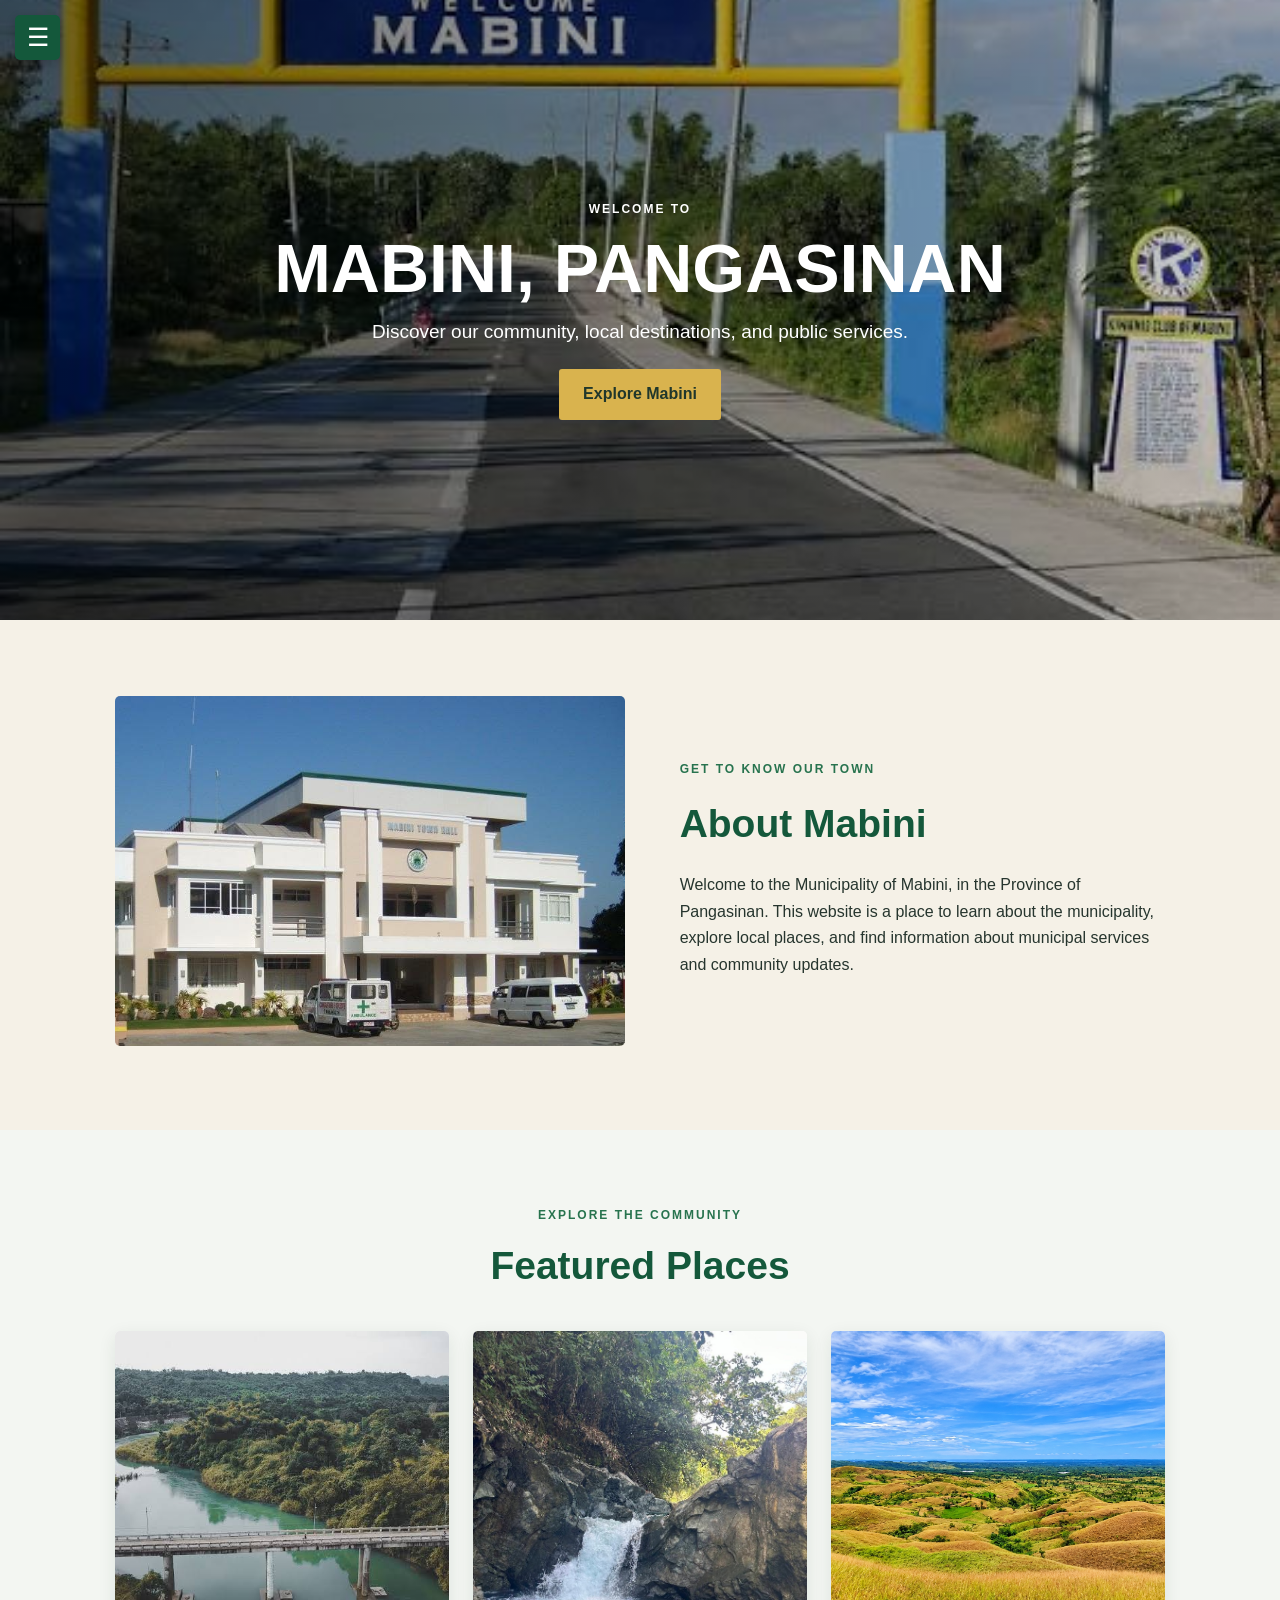
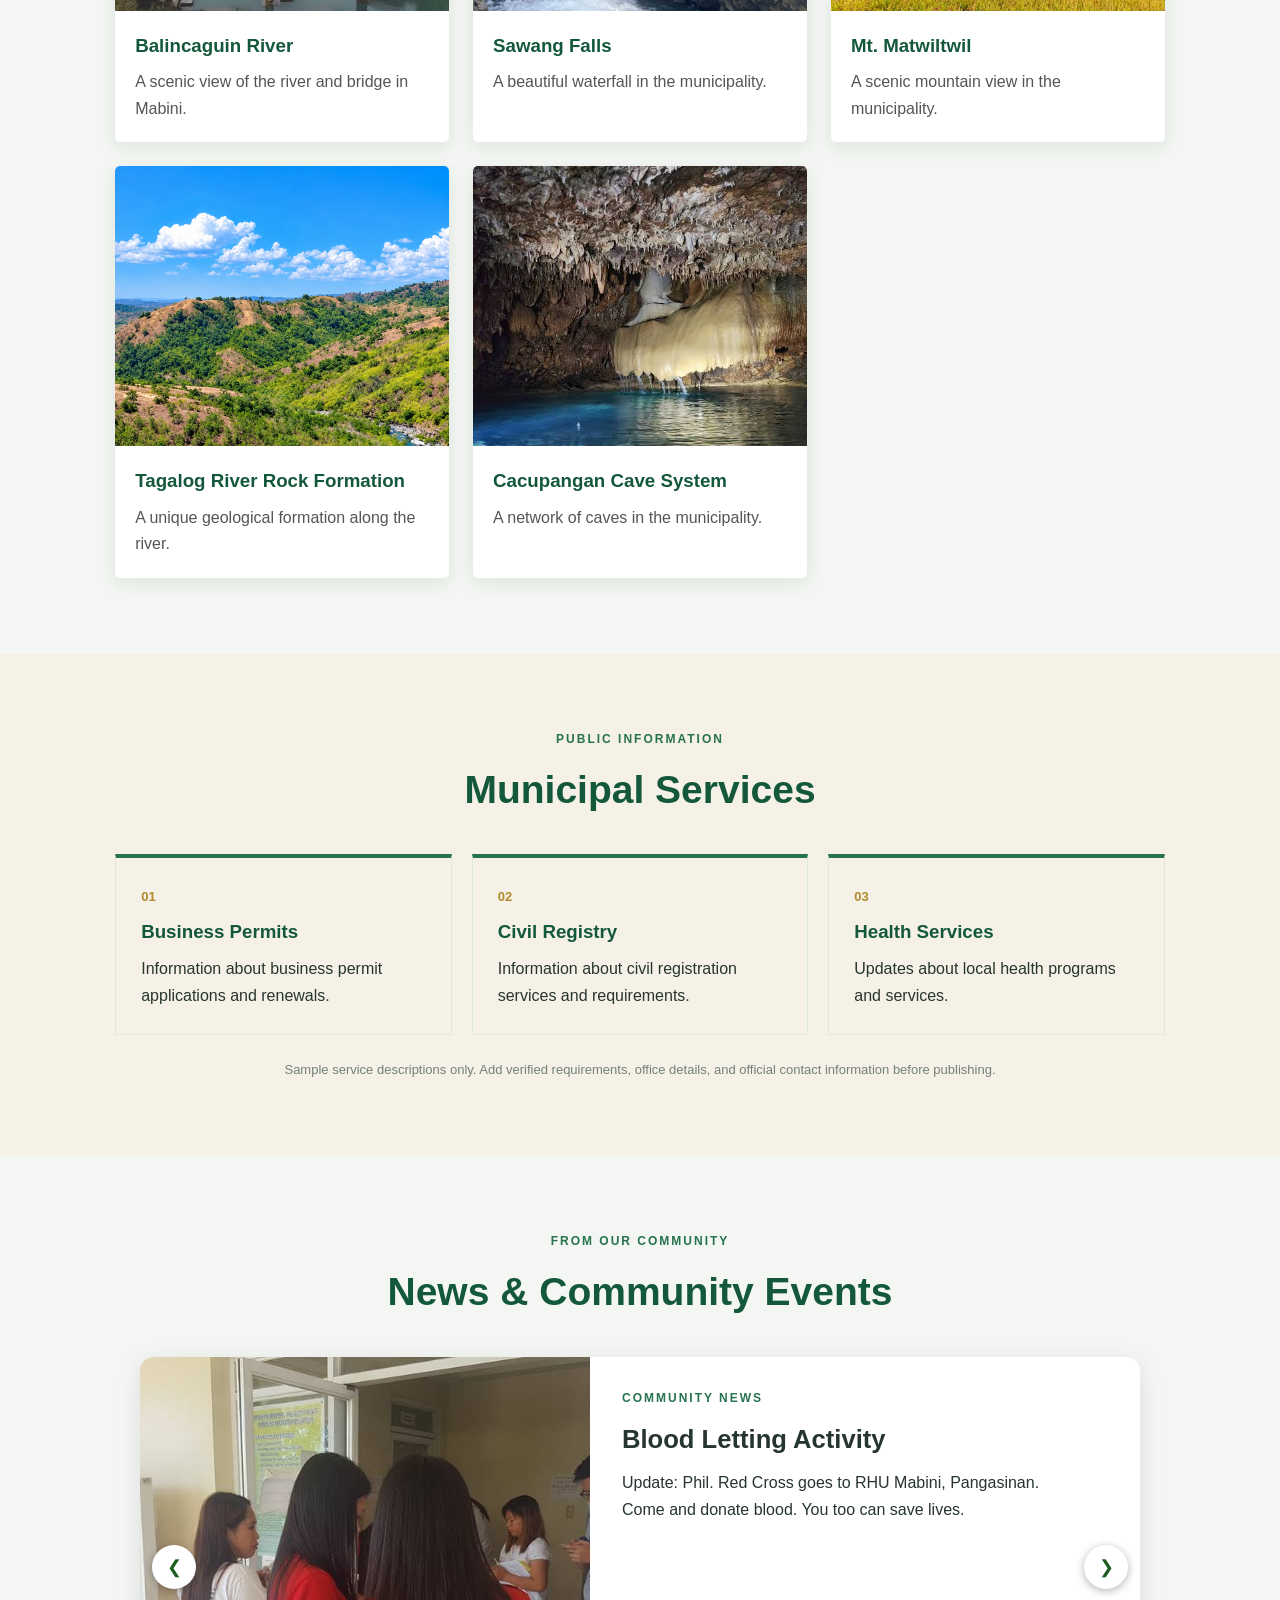
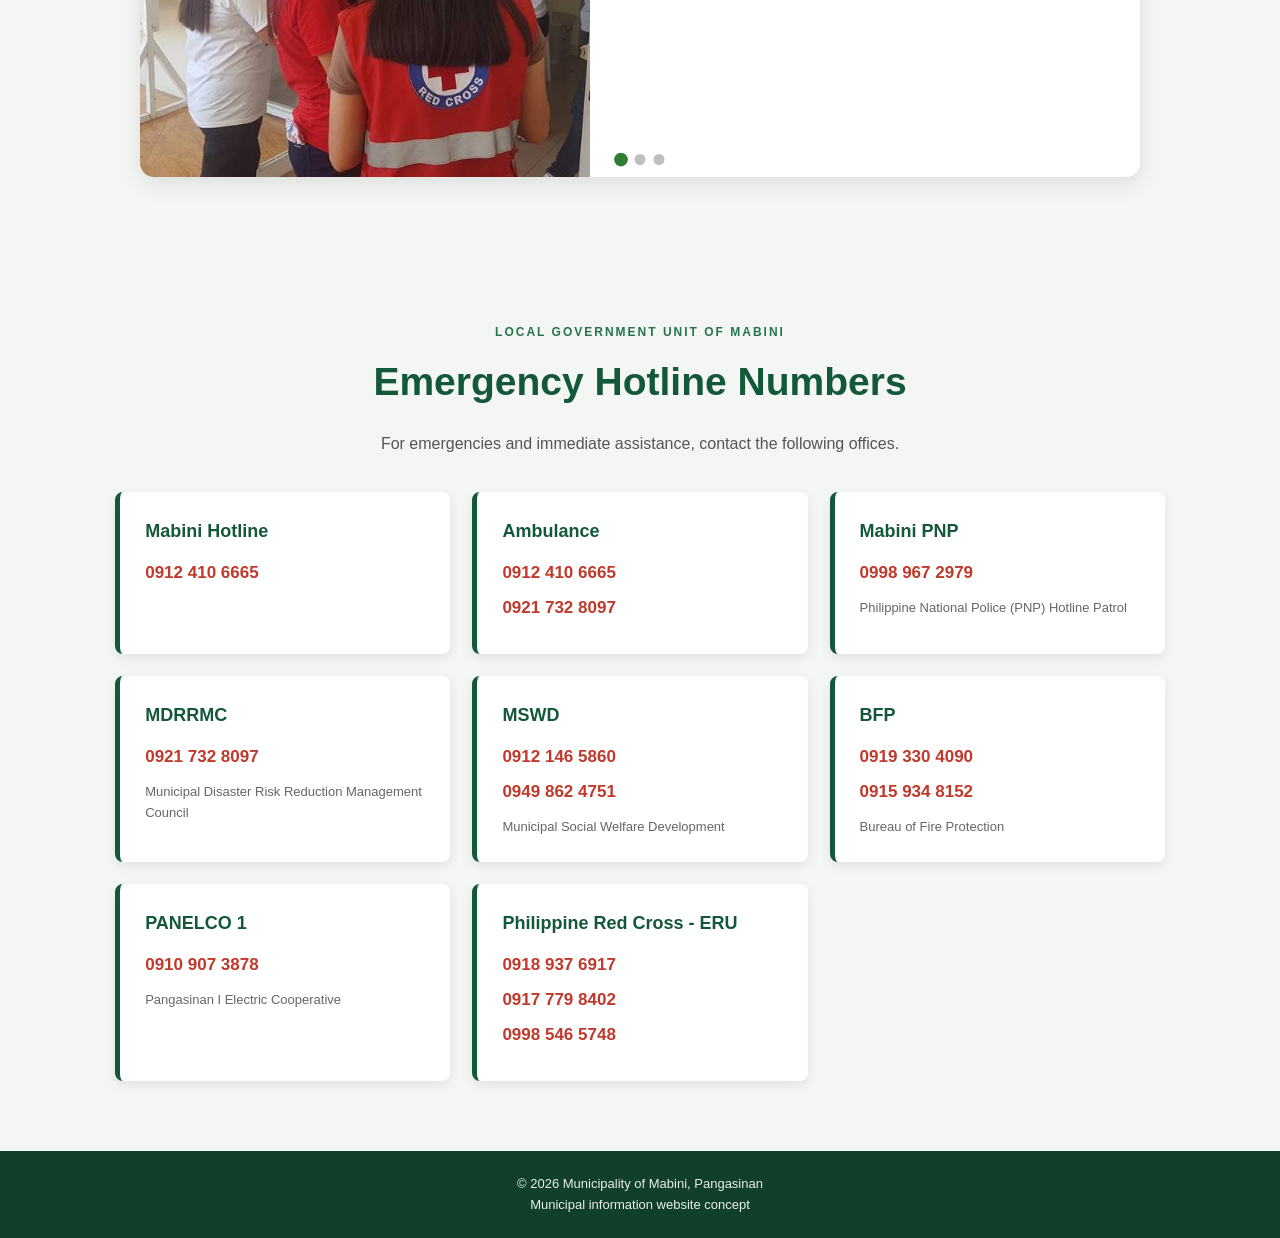
<file: index.html>
<!DOCTYPE html>
<html lang="en">
<head>
    <meta charset="UTF-8">
    <meta name="viewport" content="width=device-width, initial-scale=1.0">
    <title>Municipality of Mabini | Pangasinan</title>
    <link rel="stylesheet" href="style.css">
</head>
<body>

<!-- INDEX BUTTON -->
<button class="index-toggle" id="indexToggle"
        aria-label="Open navigation menu"
        aria-expanded="false"
        aria-controls="sidebar">
    <span class="menu-icon">☰</span>
</button>

<!-- SIDEBAR -->
<aside class="sidebar" id="sidebar" aria-hidden="true">

    <header class="site-header">
        <img src="images/mabini-seal.jpg"
             alt="Mabini Seal" class="seal">

        <div>
            <h1>Municipality of Mabini</h1>
            <p>Province of Pangasinan, Philippines</p>
        </div>
    </header>

    <div class="nav-label">INDEX</div>

    <nav class="side-nav">
    <a href="#home"><span>01</span> Home</a>
    <a href="#about"><span>02</span> About Mabini</a>
    <a href="#places"><span>04</span> Featured Places</a>
    <a href="#news"><span>03</span> News & Events</a>
    <a href="procurement.html"><span>05</span> Procurement Plan/Awards</a>
    <a href="officials.html"><span>06</span> Officials</a>
    <a href="#services"><span>07</span> Services</a>
    <a href="#contact"><span>08</span> Contact</a>
</nav>

</aside>

<!-- OVERLAY -->
<div class="sidebar-overlay" id="sidebarOverlay"></div>

<!-- MAIN CONTENT -->
<div class="page-content">

    <main>

        <!-- HOME -->
        <section id="home" class="hero">
            <img src="images/welcome-mabini.jpg"
                 alt="Welcome to Mabini sign">
            <div class="hero-shade"></div>

            <div class="hero-copy">
                <p class="eyebrow">WELCOME TO</p>
                <h2>MABINI, PANGASINAN</h2>
                <p>Discover our community, local destinations, and public services.</p>
                <a class="button" href="#about">Explore Mabini</a>
            </div>
        </section>

        <!-- ABOUT -->
        <section id="about" class="section about">

            <div class="about-photo">
                <img src="images/municipal-hall.jpg"
                     alt="Mabini Municipal Town Hall">
            </div>

            <div class="about-copy">
                <p class="eyebrow green">GET TO KNOW OUR TOWN</p>
                <h2>About Mabini</h2>

                <p>
                    Welcome to the Municipality of Mabini, in the Province
                    of Pangasinan. This website is a place to learn about
                    the municipality, explore local places, and find
                    information about municipal services and community updates.
                </p>
            </div>

        </section>

        <!-- FEATURED PLACES -->
        <section id="places" class="section pale">

            <div class="section-heading">
                <p class="eyebrow green">EXPLORE THE COMMUNITY</p>
                <h2>Featured Places</h2>
            </div>

            <div class="cards">

                <article class="card">
                    <img src="images/balincaguin-river.jpg"
                         alt="Balincaguin River">
                    <div class="card-body">
                        <h3>Balincaguin River</h3>
                        <p>A scenic view of the river and bridge in Mabini.</p>
                    </div>
                </article>

                <article class="card">
                    <img src="images/sawang falls.jpg" alt="Sawang Falls">
                    <div class="card-body">
                        <h3>Sawang Falls</h3>
                        <p>A beautiful waterfall in the municipality.</p>
                    </div>
                </article>

                <article class="card">
                    <img src="images/mt matwiltwil.png" alt="Mt. Matwiltwil">
                    <div class="card-body">
                        <h3>Mt. Matwiltwil</h3>
                        <p>A scenic mountain view in the municipality.</p>
                    </div>
                </article>

                <article class="card">
                    <img src="images/tagalog river.png"
                         alt="Tagalog River Rock Formation">
                    <div class="card-body">
                        <h3>Tagalog River Rock Formation</h3>
                        <p>A unique geological formation along the river.</p>
                    </div>
                </article>

                <article class="card">
                    <img src="images/cacupangan cave.jpg"
                         alt="Cacupangan Cave System">
                    <div class="card-body">
                        <h3>Cacupangan Cave System</h3>
                        <p>A network of caves in the municipality.</p>
                    </div>
                </article>

            </div>
        </section>

        <!-- SERVICES -->
        <section id="services" class="section">

            <div class="section-heading">
                <p class="eyebrow green">PUBLIC INFORMATION</p>
                <h2>Municipal Services</h2>
            </div>

            <div class="service-grid">

                <div class="service">
                    <span>01</span>
                    <h3>Business Permits</h3>
                    <p>Information about business permit applications and renewals.</p>
                </div>

                <div class="service">
                    <span>02</span>
                    <h3>Civil Registry</h3>
                    <p>Information about civil registration services and requirements.</p>
                </div>

                <div class="service">
                    <span>03</span>
                    <h3>Health Services</h3>
                    <p>Updates about local health programs and services.</p>
                </div>

            </div>

            <p class="note centered">
                Sample service descriptions only. Add verified requirements,
                office details, and official contact information before publishing.
            </p>

        </section>

        

<!-- ============ NEWS CAROUSEL (self-contained: paste anywhere) ============ -->
<style>
  #news .nc { position:relative; max-width:1000px; margin:0 auto; overflow:hidden;
    background:#fff; border-radius:14px; box-shadow:0 6px 24px rgba(0,0,0,.1); }
  #news .nc-track { display:flex; transition:transform .5s ease; }
  #news .nc-slide { flex:0 0 100%; min-width:100%; display:flex; height:420px; }
  #news .nc-img { flex:0 0 45%; background:#e8efe8; display:flex; align-items:center; justify-content:center; }
  #news .nc-img img { width:100%; height:100%; object-fit:cover; display:block; }
  #news .nc-img.seal { padding:28px; }
  #news .nc-img.seal img { object-fit:contain; }
  #news .nc-text { flex:1; padding:32px 60px 48px 32px; display:flex; flex-direction:column; min-height:0; }
  #news .nc-text h3 { margin:6px 0 14px; font-size:1.6rem; line-height:1.25; }
  #news .nc-text p { line-height:1.65; margin:0 0 10px; }
  #news .nc-list { flex:1; overflow-y:auto; min-height:0; border-top:1px solid #ddd; padding-top:8px; }
  #news .nc-list ul { list-style:none; margin:0; padding:0; columns:2; column-gap:24px; }
  #news .nc-list li { padding:4px 0; font-size:.95rem; border-bottom:1px dotted #ccc; break-inside:avoid; }
  #news .nc-btn { position:absolute; top:50%; transform:translateY(-50%); z-index:20;
    width:44px; height:44px; border:0; border-radius:50%; cursor:pointer; font-size:18px;
    background:#fff; color:#1b5e20; box-shadow:0 2px 8px rgba(0,0,0,.3); }
  #news .nc-btn:hover { background:#2e7d32; color:#fff; }
  #news .nc-prev { left:12px; }
  #news .nc-next { right:12px; }
  #news .nc-dots { position:absolute; bottom:12px; left:50%; transform:translateX(-50%); display:flex; gap:8px; z-index:20; }
  #news .nc-dot { width:11px; height:11px; border:0; padding:0; border-radius:50%; background:rgba(0,0,0,.25); cursor:pointer; }
  #news .nc-dot.on { background:#2e7d32; transform:scale(1.25); }
  @media (max-width:760px) {
    #news .nc-slide { flex-direction:column; height:560px; }
    #news .nc-img { flex:0 0 210px; }
    #news .nc-text { padding:18px 18px 44px; }
    #news .nc-list ul { columns:1; }
    #news .nc-btn { top:105px; width:38px; height:38px; }
  }
</style>

<section id="news" class="section pale">
  <div class="section-heading">
    <p class="eyebrow green">FROM OUR COMMUNITY</p>
    <h2>News &amp; Community Events</h2>
  </div>

  <div class="nc" id="nc">
    <div class="nc-track" id="ncTrack">

      <!-- SLIDE 1 -->
      <article class="nc-slide">
        <div class="nc-img"><img src="images/1.jpg" alt="Blood letting activity in Mabini"></div>
        <div class="nc-text">
          <p class="eyebrow green">COMMUNITY NEWS</p>
          <h3>Blood Letting Activity</h3>
          <p>Update: Phil. Red Cross goes to RHU Mabini, Pangasinan. Come and donate blood. You too can save lives.</p>
        </div>
      </article>

      <!-- SLIDE 2 -->
      <article class="nc-slide">
        <div class="nc-img"><img src="images/2.jpg" alt="GMA Foundation community activity"></div>
        <div class="nc-text">
          <p class="eyebrow green">MUNICIPAL UPDATES</p>
          <h3>GMA Foundation</h3>
          <p>Salamat din po kay Kgd. Vilma Braganza sa pag-assist sa aming taga Barangay Calzada.</p>
          <p>Maraming salamat din po kay Father Rhendrix Rabago at sa mga sister at brothers na nakiisa sa pagbibigay ng relief.</p>
        </div>
      </article>

      <!-- SLIDE 3 -->
      <article class="nc-slide">
        <div class="nc-img seal"><img src="images/mabini-seal.jpg" alt="Municipality of Mabini official seal"></div>
        <div class="nc-text">
          <p class="eyebrow green">LOCAL ANNOUNCEMENTS</p>
          <h3>List of Successful Applicants for the Subsidy Allowance</h3>
          <div class="nc-list">
            <ul>
          <li>Ginalyn B. Banting</li>
          <li>Jessa N. Baracas</li>
          <li>Davy Ashlyn E. Rapacon</li>
          <li>Mylene D. Riňo</li>
          <li>Sheryl A. Balan</li>
          <li>Hazel Ann E. Nardo</li>
          <li>Angel Lyka T. De Luna</li>
          <li>Elmer H. Balazon</li>
          <li>Michelle B. Buenaflor</li>
          <li>Racquel B. Bain</li>
          <li>Judy Ann C. Tabua</li>
          <li>Veronica C. Ranit</li>
          <li>Mc Enlie R. Zoleta</li>
          <li>Riza May L. Mendoza</li>
          <li>Jhon Rey C. Reyes</li>
          <li>Jessabel P. Flores</li>
          <li>Patricia R. Taoatao</li>
          <li>Daizery S. Villanueva</li>
          <li>Edlyn P. Sison</li>
          <li>Vicky G. Caberto</li>
          <li>Ivy Joy C. Rodolfo</li>
          <li>Lanah Hyacinth R. Balitao</li>
          <li>Kylla A. Ariston</li>
          <li>Jessa C. Navorra</li>
          <li>Charis Bless D. Calonge</li>
          <li>Mark Christian B. Manzano</li>
          <li>Bianca Mae C. Mamaril</li>
          <li>Trisha Mae C. Baira</li>
          <li>Arcela P. Erum</li>
          <li>Vanessa B. Nardo</li>
          <li>Sheinely Car B. Taoatao</li>
          <li>Diane D. Amistad</li>
          <li>Jonald B. Buenaflor</li>
          <li>Jasmine Gabrielle R. Nora</li>
          <li>Angel May T. Briana</li>
          <li>Philip Josiah S. Mendoza</li>
          <li>Joshlie Mae R. Nonat</li>
          <li>Rosalie N. Pascasio</li>
          <li>Peter John C. Quitania</li>
          <li>Ricky A. Barrocan</li>
          <li>Arianne Nicole A. Mendoza</li>
          <li>Romelyn B. Bacolcol</li>
          <li>Kimberly S. Nacional</li>
          <li>John Kenneath E. Saldivar</li>
          <li>Dave F. Nora</li>
          <li>Reynaldo J. Valderrama</li>
          <li>Gezel E. Dela Rosa</li>
          <li>Shierly Ann F. Cabuenos</li>
          <li>Erica B. Aquino</li>
          <li>Mary Ann L. Suminta</li>
          <li>Olaiza Mae B. Oliva</li>
          <li>Rica Mae C. Peralta</li>
          <li>Monica A. Nacar</li>
          <li>Diana May D. Abarabar</li>
          <li>John Lloyd N. Garcia</li>
          <li>Jonathan G. Taoatao</li>
          <li>Rose Ann S. Mendoza</li>
          <li>Cathleen T. Barrocan</li>
          <li>Arlene B. Paladan</li>
          <li>Jessica S. Cezar</li>
          <li>Julius C. Montemayor</li>
          <li>Reynaldo N. Lopez, Jr.</li>
          <li>Reynald Jose Valderrama</li>
          <li>John Martin B. Giray</li>
          <li>Karel John C. Barril</li>
          <li>Danvic R. Castro</li>
          <li>Lenniel A. Mendoza</li>
          <li>Justin Marvin D. Rafanan</li>
          <li>Ciara Jinyll R. Malicdem</li>
          <li>Aldrian R. Bejerano</li>
          <li>Shekinah Rose d. Ramos</li>
          <li>Gian Kendrick E. Navarro</li>
          <li>Ryzl R. Monterola</li>
          <li>Argay S. Flores</li>
          <li>Krystal Gayle B. Dela Rosa</li>
          <li>Allen James C. Ludovice</li>
          <li>Christian C. Sison</li>
          <li>Jolyn B. Tesoro</li>
          <li>Aprilyn P. Pagador</li>
          <li>Rica G. Bautista</li>
          <li>Edelmaye A. Vallo</li>
          <li>RavianMhe S. Biton</li>
          <li>Jerry Mae M. Lampaza</li>
          <li>Jamye Kylah B. De Guzman</li>
          <li>Cristine S. Ariston</li>
          <li>Mark Giovanni B. Prado</li>
          <li>Manna G. Dela Cruz</li>
          <li>Melanie V. De Guzman</li>
          <li>Jayson Arlan A. Mendoza</li>
          <li>Rose Ann B. Maranion</li>
          <li>Mark Joseph Longgay</li>
          <li>John A. Barillo</li>
          <li>Jhon Kenneth T. Barao</li>
          <li>Catherine B. Ariston</li>
          <li>Kathleen Marie A. Taipan</li>
          <li>Cheryl Mae A. Oboza</li>
          <li>Isabel N. Blanza</li>
          <li>Monhlly Abigail D. Flores</li>
          <li>Sheema N. Bautista</li>
          <li>Ghian Irrizh B. Nacar</li>
          <li>Jean N. Balan</li>
          <li>Cristhine Joyce B. Bruzon</li>
          <li>Alain Rel M. Narciso</li>
          <li>Wilfred Louie C. Quitania</li>
          <li>Angelica B. Cabanilla</li>
          <li>Melanie R. Tabora</li>
          <li>John Daniel V. Fernandez</li>
          <li>Marjorie B. Fernandez</li>
          <li>Jade E. Reyes</li>
          <li>Amielyn B. Aralar</li>
          <li>Ramel B. Ancheta</li>
          <li>Jeffrrey D. Cariño</li>
          <li>Christine Joy R. Ballesteros</li>
          <li>Juvilyn P. Navida</li>
          <li>Liza Mae B. Reyes</li>
          <li>Rollin Igama</li>
          <li>Jyrah V. Bustamante</li>
          <li>Clarence N. Doctor</li>
          <li>Abigail I. Fernandez</li>
          <li>Joshua S. Narag</li>
          <li>Maribel C. Bagoncia</li>
          <li>Lemuel Ian G. Dela Cruz</li>
          <li>John Lloyd B. Abarra</li>
            </ul>
          </div>
        </div>
      </article>

    </div>

    <button type="button" class="nc-btn nc-prev" id="ncPrev" aria-label="Previous slide">&#10094;</button>
    <button type="button" class="nc-btn nc-next" id="ncNext" aria-label="Next slide">&#10095;</button>
    <div class="nc-dots" id="ncDots"></div>
  </div>
</section>

<script>
(function () {
  var track = document.getElementById('ncTrack');
  var count = track.children.length;
  var dotsBox = document.getElementById('ncDots');
  var i = 0, timer = null;

  var dots = [];
  for (var n = 0; n < count; n++) {
    (function (n) {
      var d = document.createElement('button');
      d.type = 'button';
      d.className = 'nc-dot';
      d.setAttribute('aria-label', 'Go to slide ' + (n + 1));
      d.onclick = function () { show(n); auto(); };
      dotsBox.appendChild(d);
      dots.push(d);
    })(n);
  }

  function show(n) {
    i = (n + count) % count;
    track.style.transform = 'translateX(-' + (i * 100) + '%)';
    for (var k = 0; k < dots.length; k++) {
      dots[k].className = 'nc-dot' + (k === i ? ' on' : '');
    }
  }

  function auto() {
    clearInterval(timer);
    timer = setInterval(function () { show(i + 1); }, 6000);
  }

  document.getElementById('ncPrev').onclick = function () { show(i - 1); auto(); };
  document.getElementById('ncNext').onclick = function () { show(i + 1); auto(); };

  var box = document.getElementById('nc');
  box.onmouseenter = function () { clearInterval(timer); };
  box.onmouseleave = auto;

  var x0 = 0;
  box.addEventListener('touchstart', function (e) { x0 = e.touches[0].clientX; }, { passive: true });
  box.addEventListener('touchend', function (e) {
    var dx = e.changedTouches[0].clientX - x0;
    if (Math.abs(dx) > 50) { show(dx < 0 ? i + 1 : i - 1); auto(); }
  }, { passive: true });

  show(0);
  auto();
})();
</script>


        <!-- CONTACT -->
        <section id="contact" class="section contact">

            <div class="section-heading">
                <p class="eyebrow green">LOCAL GOVERNMENT UNIT OF MABINI</p>
                <h2>Emergency Hotline Numbers</h2>
                <p>For emergencies and immediate assistance, contact the following offices.</p>
            </div>

            <div class="hotline-grid">

                <div class="hotline-card">
                    <h3>Mabini Hotline</h3>
                    <a href="tel:09124106665">0912 410 6665</a>
                </div>

                <div class="hotline-card">
                    <h3>Ambulance</h3>
                    <a href="tel:09124106665">0912 410 6665</a>
                    <a href="tel:09217328097">0921 732 8097</a>
                </div>

                <div class="hotline-card">
                    <h3>Mabini PNP</h3>
                    <a href="tel:09989672979">0998 967 2979</a>
                    <p>Philippine National Police (PNP) Hotline Patrol</p>
                </div>

                <div class="hotline-card">
                    <h3>MDRRMC</h3>
                    <a href="tel:09217328097">0921 732 8097</a>
                    <p>Municipal Disaster Risk Reduction Management Council</p>
                </div>

                <div class="hotline-card">
                    <h3>MSWD</h3>
                    <a href="tel:09121465860">0912 146 5860</a>
                    <a href="tel:09498624751">0949 862 4751</a>
                    <p>Municipal Social Welfare Development</p>
                </div>

                <div class="hotline-card">
                    <h3>BFP</h3>
                    <a href="tel:09193304090">0919 330 4090</a>
                    <a href="tel:09159348152">0915 934 8152</a>
                    <p>Bureau of Fire Protection</p>
                </div>

                <div class="hotline-card">
                    <h3>PANELCO 1</h3>
                    <a href="tel:09109073878">0910 907 3878</a>
                    <p>Pangasinan I Electric Cooperative</p>
                </div>

                <div class="hotline-card">
                    <h3>Philippine Red Cross - ERU</h3>
                    <a href="tel:09189376917">0918 937 6917</a>
                    <a href="tel:09177798402">0917 779 8402</a>
                    <a href="tel:09985465748">0998 546 5748</a>
                </div>

            </div>
        </section>

    </main>

    <!-- FOOTER -->
    <footer>
        <p>© 2026 Municipality of Mabini, Pangasinan</p>
        <p>Municipal information website concept</p>
    </footer>

</div>

<script src="script.js"></script>
</body>
</html>
</file>
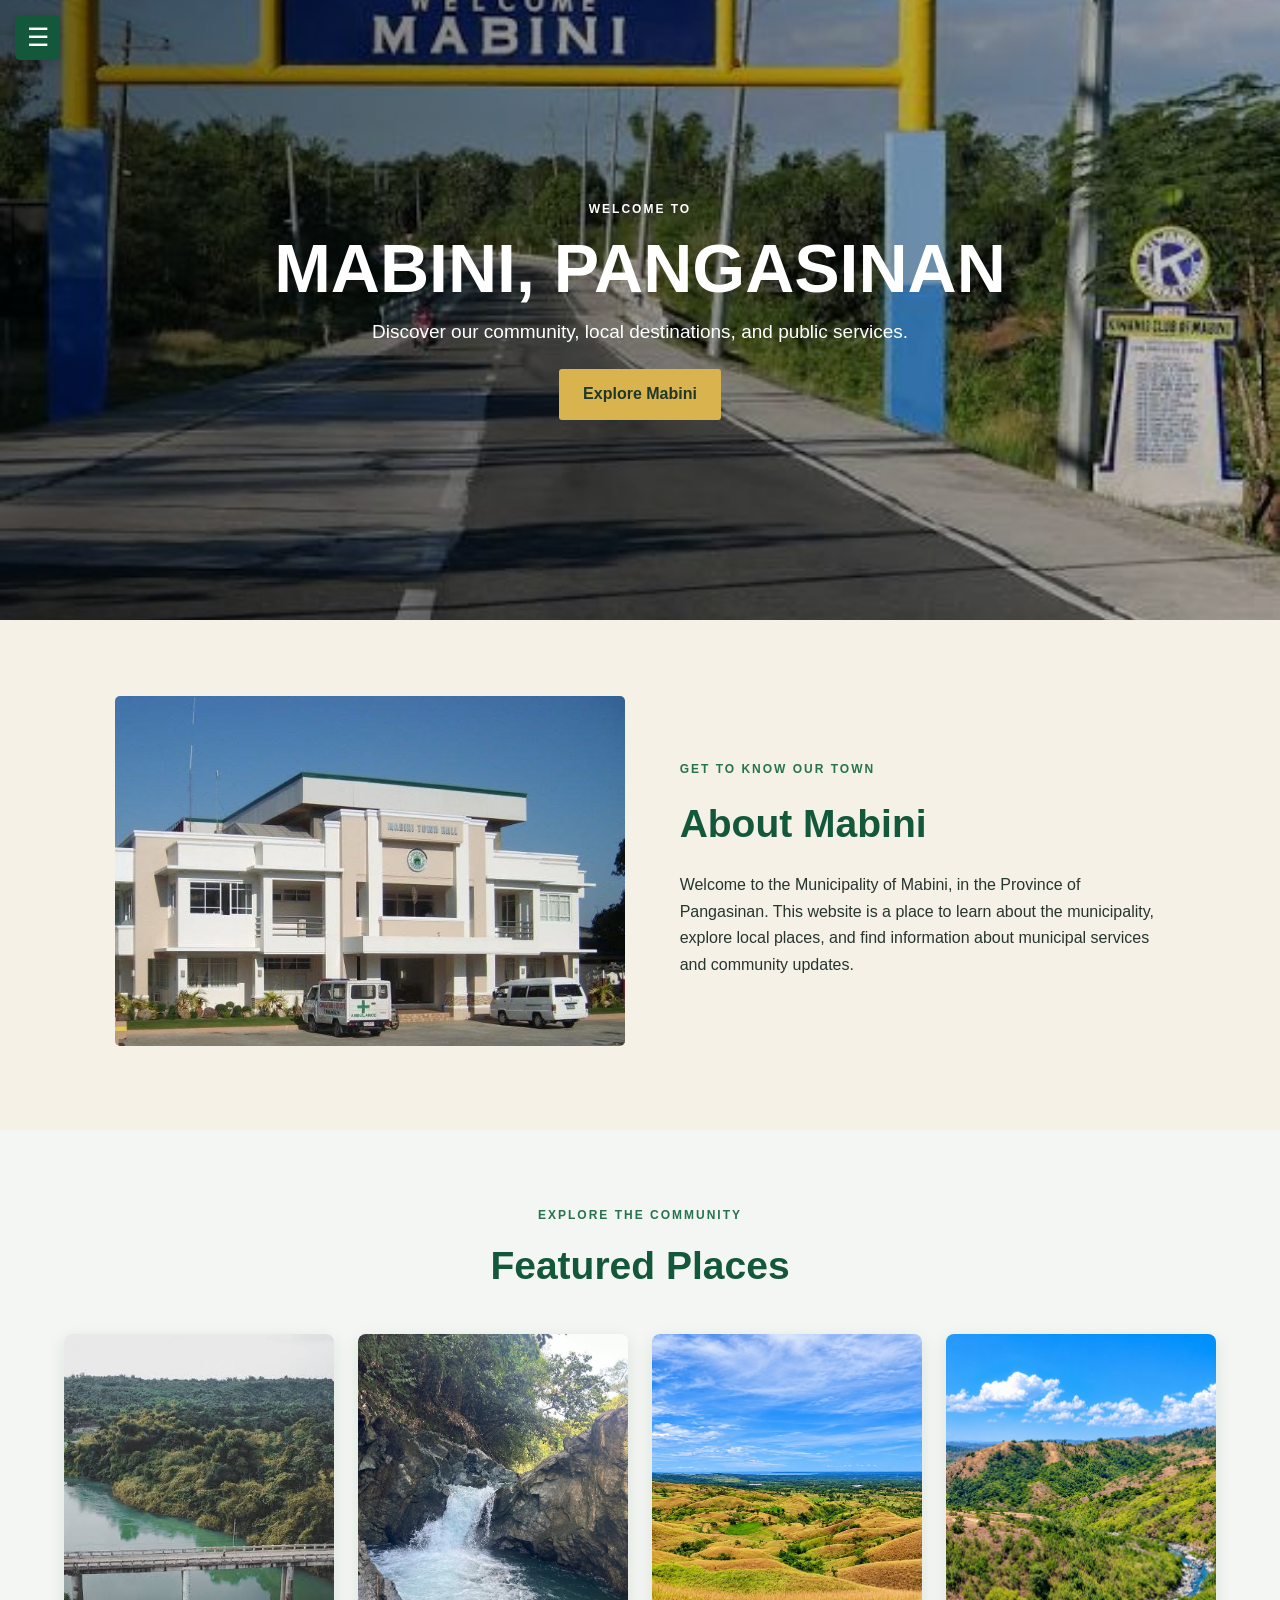
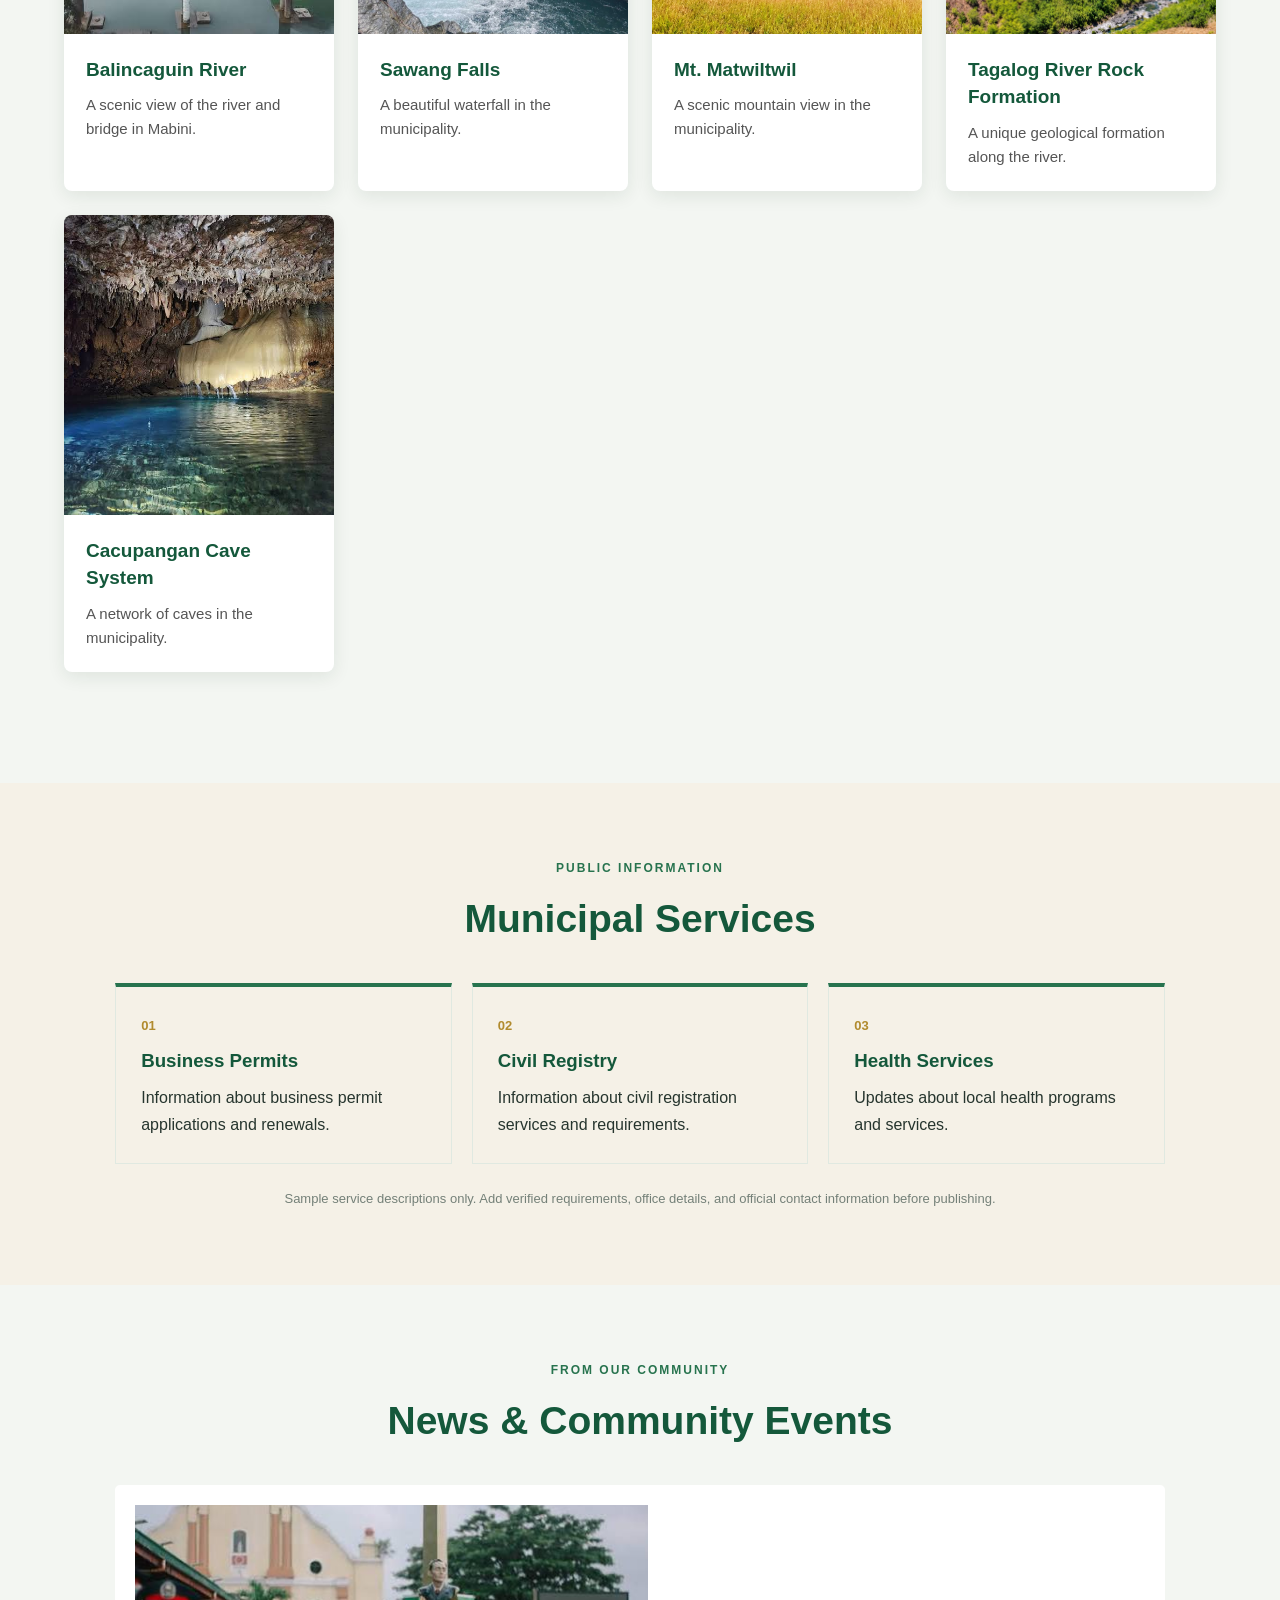
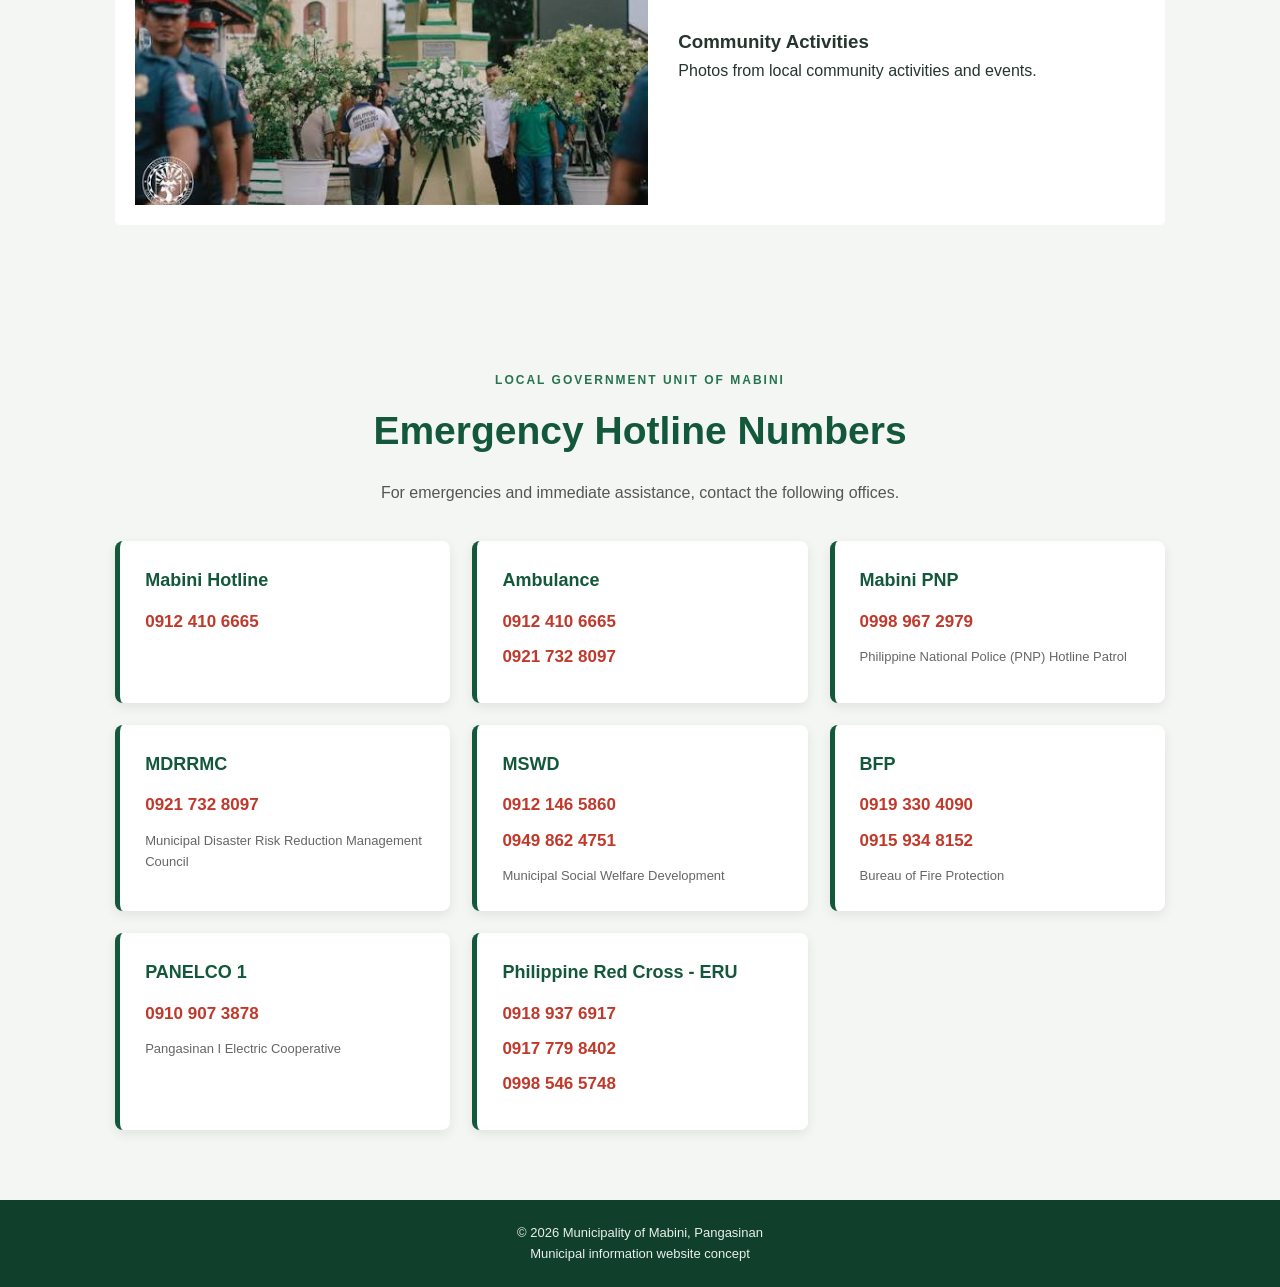
<file: mabini_municipality_website/index.html>
<!DOCTYPE html>
<html lang="en">
<head>
    <meta charset="UTF-8">
    <meta name="viewport" content="width=device-width, initial-scale=1.0">
    <title>Municipality of Mabini | Pangasinan</title>
    <link rel="stylesheet" href="style.css">
</head>
<body>

<!-- INDEX BUTTON -->
<button class="index-toggle" id="indexToggle"
        aria-label="Open navigation menu"
        aria-expanded="false"
        aria-controls="sidebar">
    <span class="menu-icon">☰</span>
</button>

<!-- SIDEBAR -->
<aside class="sidebar" id="sidebar" aria-hidden="true">

    <header class="site-header">
        <img src="images/mabini-seal.jpg"
             alt="Mabini Seal" class="seal">

        <div>
            <h1>Municipality of Mabini</h1>
            <p>Province of Pangasinan, Philippines</p>
        </div>
    </header>

    <div class="nav-label">INDEX</div>

    <nav class="side-nav">
    <a href="#home"><span>01</span> Home</a>
    <a href="#about"><span>02</span> About Mabini</a>
    <a href="#places"><span>04</span> Featured Places</a>
    <a href="#news"><span>03</span> News & Events</a>
    <a href="procurement.html"><span>05</span> Procurement Plan/Awards</a>
    <a href="officials.html"><span>06</span> Officials</a>
    <a href="#services"><span>07</span> Services</a>
    <a href="#contact"><span>08</span> Contact</a>
</nav>

</aside>

<!-- OVERLAY -->
<div class="sidebar-overlay" id="sidebarOverlay"></div>

<!-- MAIN CONTENT -->
<div class="page-content">

    <main>

        <!-- HOME -->
        <section id="home" class="hero">
            <img src="images/welcome-mabini.jpg"
                 alt="Welcome to Mabini sign">
            <div class="hero-shade"></div>

            <div class="hero-copy">
                <p class="eyebrow">WELCOME TO</p>
                <h2>MABINI, PANGASINAN</h2>
                <p>Discover our community, local destinations, and public services.</p>
                <a class="button" href="#about">Explore Mabini</a>
            </div>
        </section>

        <!-- ABOUT -->
        <section id="about" class="section about">

            <div class="about-photo">
                <img src="images/municipal-hall.jpg"
                     alt="Mabini Municipal Town Hall">
            </div>

            <div class="about-copy">
                <p class="eyebrow green">GET TO KNOW OUR TOWN</p>
                <h2>About Mabini</h2>

                <p>
                    Welcome to the Municipality of Mabini, in the Province
                    of Pangasinan. This website is a place to learn about
                    the municipality, explore local places, and find
                    information about municipal services and community updates.
                </p>
            </div>

        </section>

        <!-- FEATURED PLACES -->
        <section id="places" class="section pale">

            <div class="section-heading">
                <p class="eyebrow green">EXPLORE THE COMMUNITY</p>
                <h2>Featured Places</h2>
            </div>

            <div class="cards">

                <article class="card">
                    <img src="images/balincaguin-river.jpg"
                         alt="Balincaguin River">
                    <div class="card-body">
                        <h3>Balincaguin River</h3>
                        <p>A scenic view of the river and bridge in Mabini.</p>
                    </div>
                </article>

                <article class="card">
                    <img src="images/sawang falls.jpg" alt="Sawang Falls">
                    <div class="card-body">
                        <h3>Sawang Falls</h3>
                        <p>A beautiful waterfall in the municipality.</p>
                    </div>
                </article>

                <article class="card">
                    <img src="images/mt matwiltwil.png" alt="Mt. Matwiltwil">
                    <div class="card-body">
                        <h3>Mt. Matwiltwil</h3>
                        <p>A scenic mountain view in the municipality.</p>
                    </div>
                </article>

                <article class="card">
                    <img src="images/tagalog river.png"
                         alt="Tagalog River Rock Formation">
                    <div class="card-body">
                        <h3>Tagalog River Rock Formation</h3>
                        <p>A unique geological formation along the river.</p>
                    </div>
                </article>

                <article class="card">
                    <img src="images/cacupangan cave.jpg"
                         alt="Cacupangan Cave System">
                    <div class="card-body">
                        <h3>Cacupangan Cave System</h3>
                        <p>A network of caves in the municipality.</p>
                    </div>
                </article>

            </div>
        </section>

        <!-- SERVICES -->
        <section id="services" class="section">

            <div class="section-heading">
                <p class="eyebrow green">PUBLIC INFORMATION</p>
                <h2>Municipal Services</h2>
            </div>

            <div class="service-grid">

                <div class="service">
                    <span>01</span>
                    <h3>Business Permits</h3>
                    <p>Information about business permit applications and renewals.</p>
                </div>

                <div class="service">
                    <span>02</span>
                    <h3>Civil Registry</h3>
                    <p>Information about civil registration services and requirements.</p>
                </div>

                <div class="service">
                    <span>03</span>
                    <h3>Health Services</h3>
                    <p>Updates about local health programs and services.</p>
                </div>

            </div>

            <p class="note centered">
                Sample service descriptions only. Add verified requirements,
                office details, and official contact information before publishing.
            </p>

        </section>

        <!-- NEWS -->
        <section id="news" class="section pale">

            <div class="section-heading">
                <p class="eyebrow green">FROM OUR COMMUNITY</p>
                <h2>News & Community Events</h2>
            </div>

            <div class="news-feature">

                <img src="images/community-event.jpg"
                     alt="Community event in Mabini">

                <div>
                    <h3>Community Activities</h3>
                    <p>Photos from local community activities and events.</p>
                </div>

            </div>
        </section>

        <!-- CONTACT -->
        <section id="contact" class="section contact">

            <div class="section-heading">
                <p class="eyebrow green">LOCAL GOVERNMENT UNIT OF MABINI</p>
                <h2>Emergency Hotline Numbers</h2>
                <p>For emergencies and immediate assistance, contact the following offices.</p>
            </div>

            <div class="hotline-grid">

                <div class="hotline-card">
                    <h3>Mabini Hotline</h3>
                    <a href="tel:09124106665">0912 410 6665</a>
                </div>

                <div class="hotline-card">
                    <h3>Ambulance</h3>
                    <a href="tel:09124106665">0912 410 6665</a>
                    <a href="tel:09217328097">0921 732 8097</a>
                </div>

                <div class="hotline-card">
                    <h3>Mabini PNP</h3>
                    <a href="tel:09989672979">0998 967 2979</a>
                    <p>Philippine National Police (PNP) Hotline Patrol</p>
                </div>

                <div class="hotline-card">
                    <h3>MDRRMC</h3>
                    <a href="tel:09217328097">0921 732 8097</a>
                    <p>Municipal Disaster Risk Reduction Management Council</p>
                </div>

                <div class="hotline-card">
                    <h3>MSWD</h3>
                    <a href="tel:09121465860">0912 146 5860</a>
                    <a href="tel:09498624751">0949 862 4751</a>
                    <p>Municipal Social Welfare Development</p>
                </div>

                <div class="hotline-card">
                    <h3>BFP</h3>
                    <a href="tel:09193304090">0919 330 4090</a>
                    <a href="tel:09159348152">0915 934 8152</a>
                    <p>Bureau of Fire Protection</p>
                </div>

                <div class="hotline-card">
                    <h3>PANELCO 1</h3>
                    <a href="tel:09109073878">0910 907 3878</a>
                    <p>Pangasinan I Electric Cooperative</p>
                </div>

                <div class="hotline-card">
                    <h3>Philippine Red Cross - ERU</h3>
                    <a href="tel:09189376917">0918 937 6917</a>
                    <a href="tel:09177798402">0917 779 8402</a>
                    <a href="tel:09985465748">0998 546 5748</a>
                </div>

            </div>
        </section>

    </main>

    <!-- FOOTER -->
    <footer>
        <p>© 2026 Municipality of Mabini, Pangasinan</p>
        <p>Municipal information website concept</p>
    </footer>

</div>

<script src="script.js"></script>

</body>
</html>
</file>
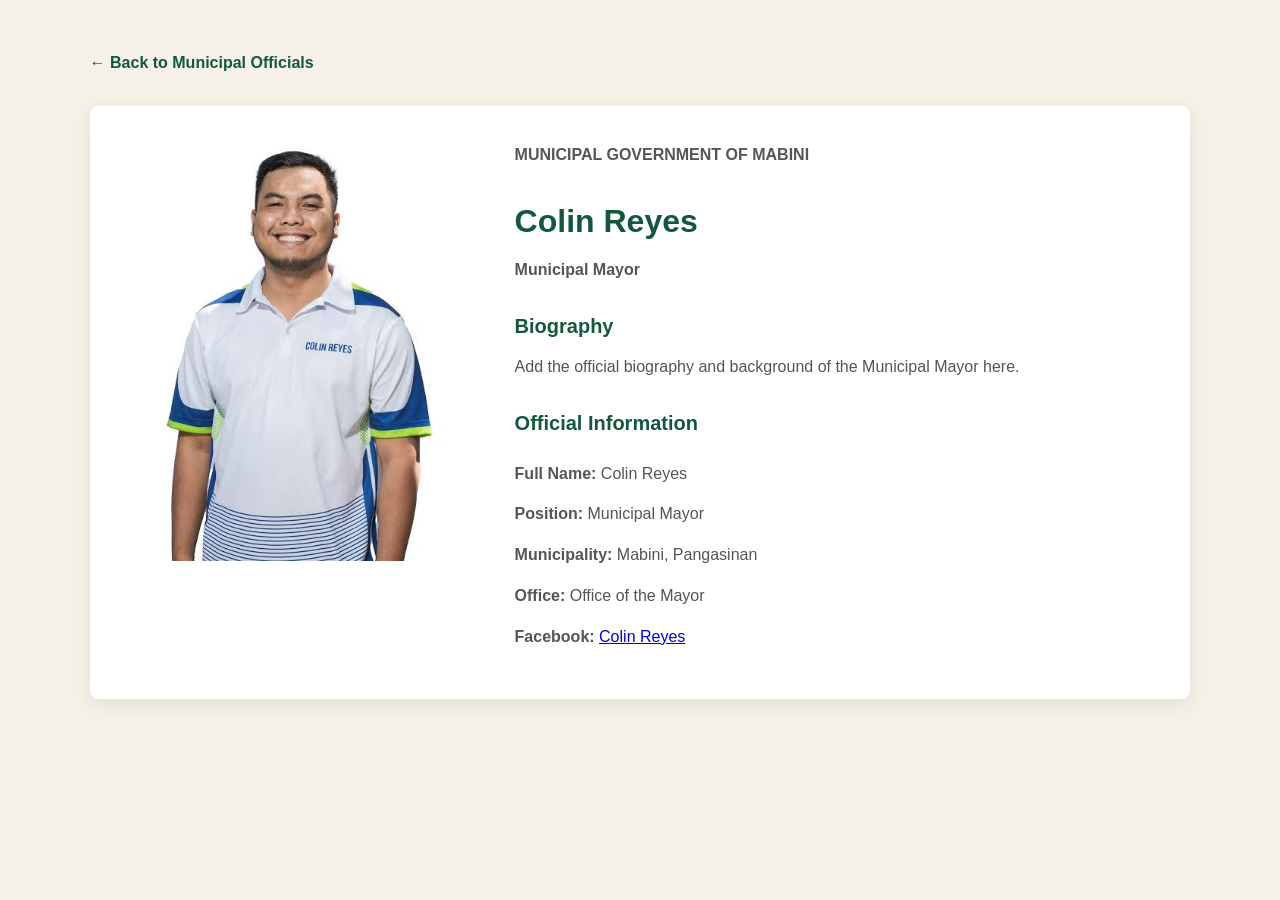
<file: mayor.html>
<!DOCTYPE html>
<html lang="en">
<head>
    <meta charset="UTF-8">
    <meta name="viewport" content="width=device-width, initial-scale=1.0">

    <title>Municipal Mayor | Mabini, Pangasinan</title>

    <link rel="stylesheet" href="style.css">

    <style>
        .profile-page {
            min-height: 100vh;
            padding: 50px 7%;
        }

        .back-button {
            display: inline-block;
            margin-bottom: 30px;
            color: #14583b;
            text-decoration: none;
            font-weight: bold;
        }

        .profile-container {
            display: grid;
            grid-template-columns: 350px 1fr;
            gap: 40px;
            align-items: start;
            background: white;
            padding: 35px;
            border-radius: 8px;
            box-shadow: 0 5px 18px rgba(20,50,35,.09);
        }

        .profile-image img {
            width: 100%;
            height: 420px;
            object-fit: cover;
            object-position: center top;
            border-radius: 6px;
        }

        .profile-info h1 {
            color: #14583b;
            font-size: 32px;
            margin-bottom: 8px;
        }

        .profile-position {
            color: #a18442;
            font-weight: bold;
            margin-bottom: 25px;
        }

        .profile-info h2 {
            color: #14583b;
            font-size: 20px;
            margin: 25px 0 10px;
        }

        .profile-info p {
            color: #555;
            line-height: 1.8;
        }

        .profile-details {
            margin-top: 20px;
        }

        .profile-details p {
            margin-bottom: 12px;
        }

        @media (max-width: 700px) {
            .profile-page {
                padding: 25px 16px;
            }

            .profile-container {
                grid-template-columns: 1fr;
                gap: 25px;
                padding: 20px;
            }

            .profile-image img {
                height: 350px;
            }

            .profile-info h1 {
                font-size: 26px;
            }
        }
    </style>
</head>

<body>

    <main class="profile-page">

        <a href="officials.html" class="back-button">
            ← Back to Municipal Officials
        </a>

        <div class="profile-container">

            <div class="profile-image">
                <img src="images/Mayor.jpg"
                     alt="Municipal Mayor of Mabini">
            </div>

            <div class="profile-info">

                <p class="profile-position">
                    MUNICIPAL GOVERNMENT OF MABINI
                </p>

                <h1>Colin Reyes</h1>

                <p class="profile-position">
                    Municipal Mayor
                </p>

                <h2>Biography</h2>

                <p>
                    Add the official biography and background
                    of the Municipal Mayor here.
                </p>

                <h2>Official Information</h2>

                <div class="profile-details">
                    <p><strong>Full Name:</strong> Colin Reyes</p>
                    <p><strong>Position:</strong> Municipal Mayor</p>
                    <p><strong>Municipality:</strong> Mabini, Pangasinan</p>
                    <p><strong>Office:</strong> Office of the Mayor</p>
                    <p><strong>Facebook:</strong> <a href="https://www.facebook.com/colin.reyes3" target="_blank">Colin Reyes</a></p>
                </div>

            </div>

        </div>

    </main>

</body>
</html>
</file>
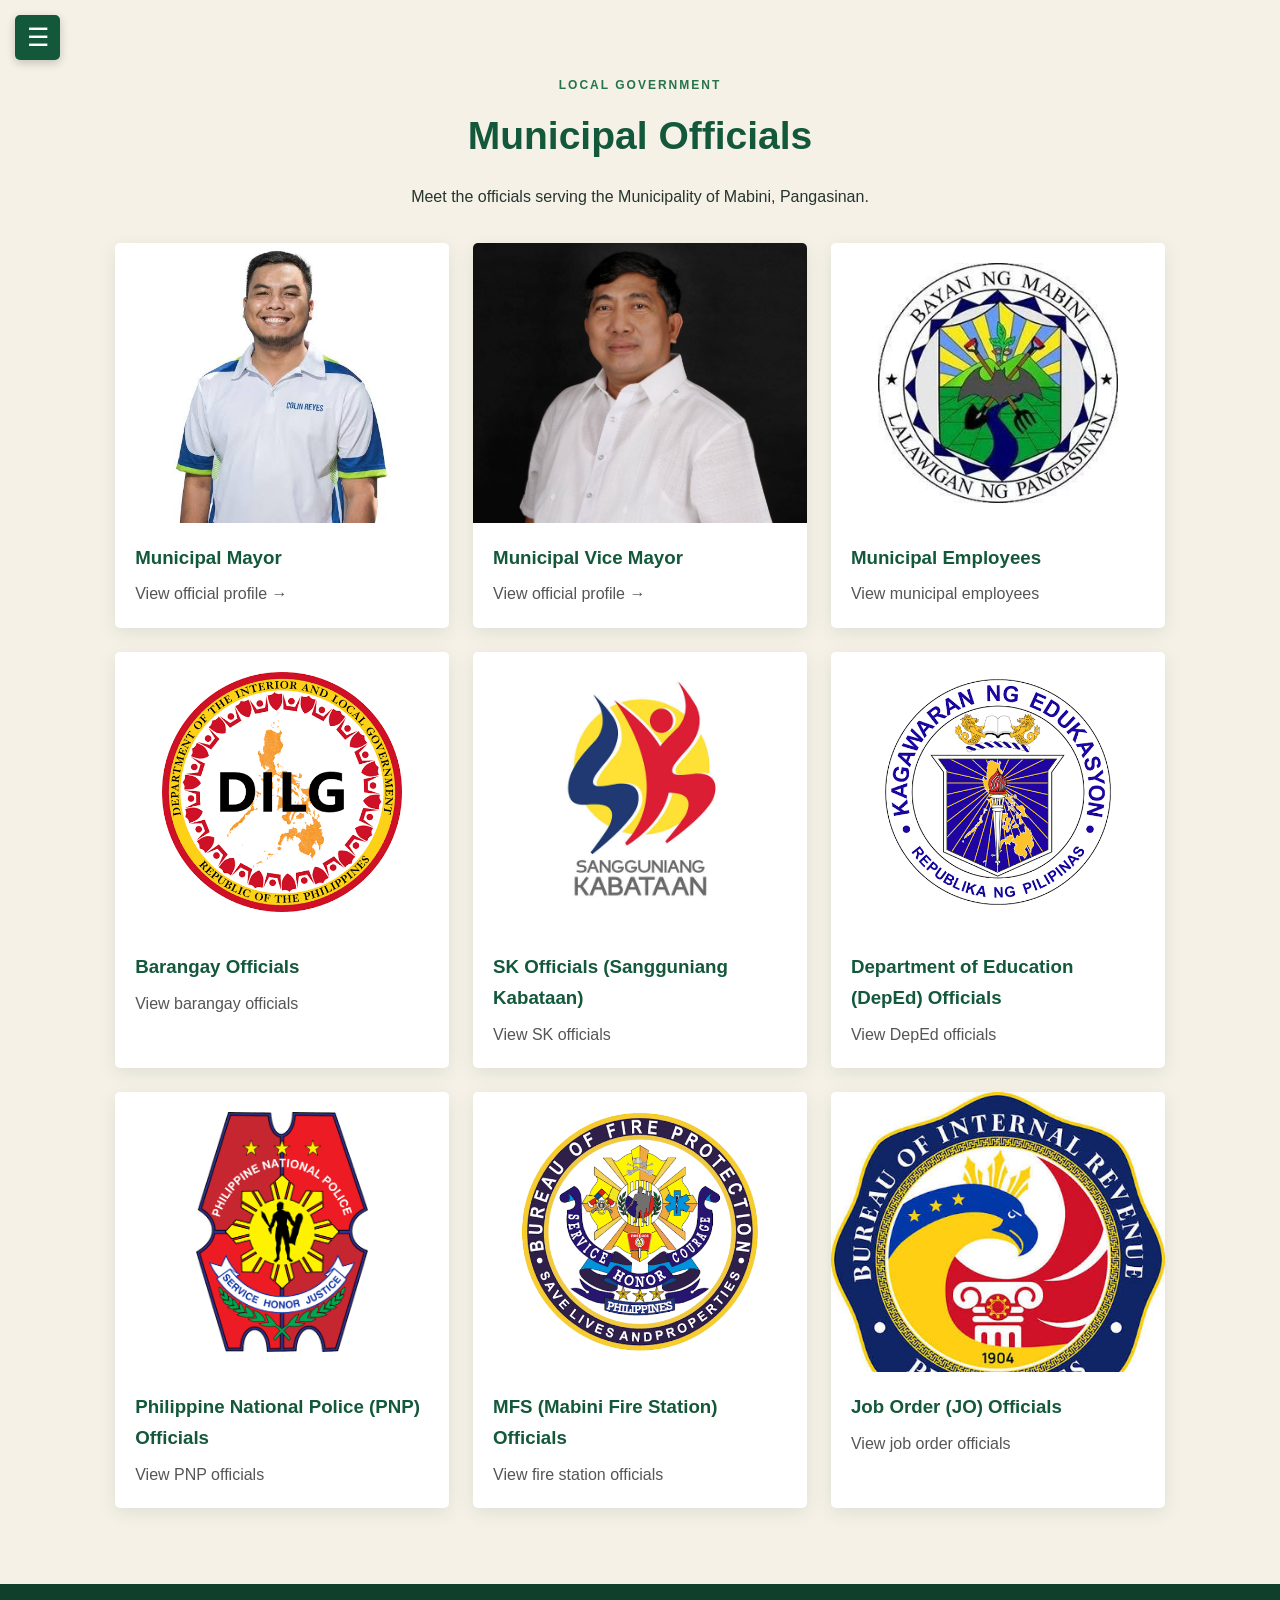
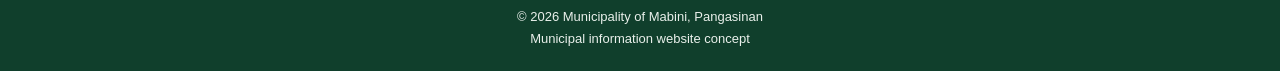
<file: officials.html>
<!DOCTYPE html>
<html lang="en">
<head>
    <meta charset="UTF-8">
    <meta name="viewport" content="width=device-width, initial-scale=1.0">
    <title>Municipal Officials | Mabini, Pangasinan</title>
    <link rel="stylesheet" href="style.css">
</head>
<body>

<!-- INDEX BUTTON -->
<button class="index-toggle" id="indexToggle"
        aria-label="Open navigation menu"
        aria-expanded="false"
        aria-controls="sidebar">
    <span class="menu-icon">☰</span>
</button>

<!-- SIDEBAR -->
<aside class="sidebar" id="sidebar" aria-hidden="true">

    <header class="site-header">
        <img src="images/mabini-seal.jpg" alt="Mabini Seal" class="seal">

        <div>
            <h1>Municipality of Mabini</h1>
            <p>Province of Pangasinan, Philippines</p>
        </div>
    </header>

    <div class="nav-label">INDEX</div>

    <nav class="side-nav">
        <a href="index.html#home"><span>01</span> Home</a>
        <a href="index.html#about"><span>02</span> About Mabini</a>
        <a href="index.html#news"><span>03</span> News &amp; Events</a>
        <a href="index.html#places"><span>04</span> Featured Places</a>
        <a href="procurement.html"><span>05</span> Procurement Plan/Awards</a>
        <a href="officials.html"><span>06</span> Officials</a>
        <a href="index.html#services"><span>07</span> Services</a>
        <a href="index.html#contact"><span>08</span> Contact</a>
    </nav>

</aside>

<!-- OVERLAY -->
<div class="sidebar-overlay" id="sidebarOverlay"></div>

<!-- MAIN CONTENT -->
<div class="page-content">

    <main>

        <section class="section">

            <div class="section-heading">
                <p class="eyebrow green">LOCAL GOVERNMENT</p>
                <h2>Municipal Officials</h2>
                <p>Meet the officials serving the Municipality of Mabini, Pangasinan.</p>
            </div>

            <!-- ONLY ONE .cards WRAPPER (the extra nested one caused the misalignment) -->
            <div class="cards">

                <a href="mayor.html" class="card member-card">
                    <img src="images/Mayor.jpg" alt="Municipal Mayor">
                    <div class="card-body">
                        <h3>Municipal Mayor</h3>
                        <p>View official profile →</p>
                    </div>
                </a>

                <a href="vice-mayor.html" class="card member-card">
                    <img src="images/ViceMayor.jpg" alt="Municipal Vice Mayor">
                    <div class="card-body">
                        <h3>Municipal Vice Mayor</h3>
                        <p>View official profile →</p>
                    </div>
                </a>

                <a href="members.html?group=Municipal%20Employees" class="card member-card">
                    <img class="logo" src="images/mabini-seal.jpg" alt="Municipal Employee">
                    <div class="card-body">
                        <h3>Municipal Employees</h3>
                        <p>View municipal employees</p>
                    </div>
                </a>

                <a href="members.html?group=Barangay%20Officials" class="card member-card">
                    <img class="logo" src="images/barangay.png" alt="Barangay Officials">
                    <div class="card-body">
                        <h3>Barangay Officials</h3>
                        <p>View barangay officials</p>
                    </div>
                </a>

                <a href="members.html?group=SK%20Officials" class="card member-card">
                    <img class="logo" src="images/SK.jpg" alt="SK Officials">
                    <div class="card-body">
                        <h3>SK Officials (Sangguniang Kabataan)</h3>
                        <p>View SK officials</p>
                    </div>
                </a>

                <a href="members.html?group=DepEd%20Officials" class="card member-card">
                    <img class="logo" src="images/deped.png" alt="DepEd Officials">
                    <div class="card-body">
                        <h3>Department of Education (DepEd) Officials</h3>
                        <p>View DepEd officials</p>
                    </div>
                </a>

                <a href="members.html?group=PNP%20Officials" class="card member-card">
                    <img class="logo" src="images/pnp.png" alt="PNP Officials">
                    <div class="card-body">
                        <h3>Philippine National Police (PNP) Officials</h3>
                        <p>View PNP officials</p>
                    </div>
                </a>

                <a href="members.html?group=Mabini%20Fire%20Station" class="card member-card">
                    <img class="logo" src="images/mbp.png" alt="Mabini Fire Station">
                    <div class="card-body">
                        <h3>MFS (Mabini Fire Station) Officials</h3>
                        <p>View fire station officials</p>
                    </div>
                </a>

                <a href="members.html?group=Job%20Order" class="card member-card">
                    <img src="images/jo.jpg" alt="Job Order Officials">
                    <div class="card-body">
                        <h3>Job Order (JO) Officials</h3>
                        <p>View job order officials</p>
                    </div>
                </a>

            </div>

        </section>

    </main>

    <footer>
        <p>© 2026 Municipality of Mabini, Pangasinan</p>
        <p>Municipal information website concept</p>
    </footer>

</div>

<script src="script.js"></script>

</body>
</html>
</file>
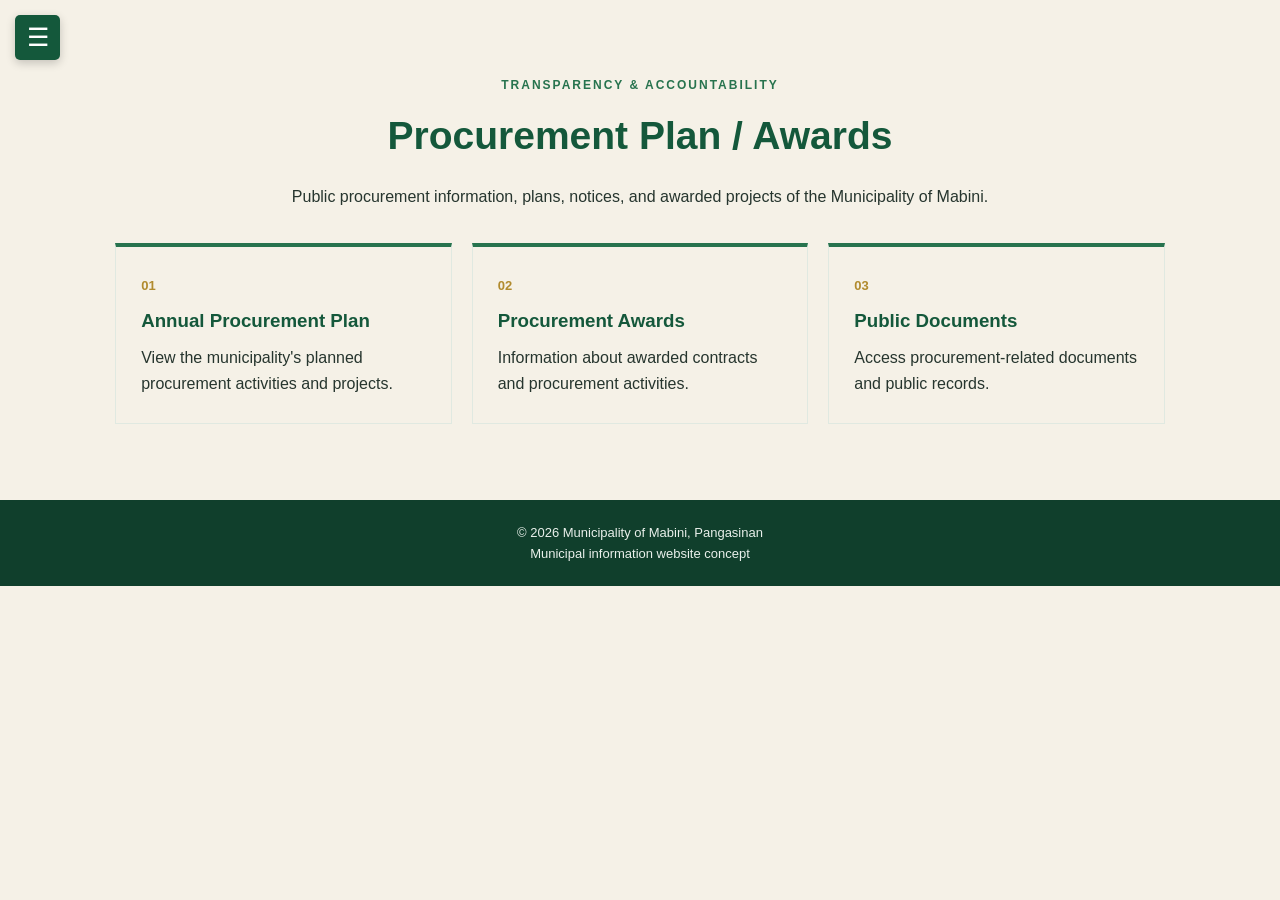
<file: procurement.html>
<!DOCTYPE html>
<html lang="en">
<head>
    <meta charset="UTF-8">
    <meta name="viewport" content="width=device-width, initial-scale=1.0">
    <title>Procurement Plan/Awards | Mabini, Pangasinan</title>
    <link rel="stylesheet" href="style.css">
</head>
<body>

<!-- INDEX BUTTON -->
<button class="index-toggle" id="indexToggle"
        aria-label="Open navigation menu"
        aria-expanded="false"
        aria-controls="sidebar">
    <span class="menu-icon">☰</span>
</button>

<!-- SIDEBAR -->
<aside class="sidebar" id="sidebar" aria-hidden="true">

    <header class="site-header">
        <img src="images/mabini-seal.jpg"
             alt="Mabini Seal" class="seal">

        <div>
            <h1>Municipality of Mabini</h1>
            <p>Province of Pangasinan, Philippines</p>
        </div>
    </header>

    <div class="nav-label">INDEX</div>

    <nav class="side-nav">
        <a href="index.html#home"><span>01</span> Home</a>
        <a href="index.html#about"><span>02</span> About Mabini</a>
        <a href="index.html#news"><span>03</span> News & Events</a>
        <a href="index.html#places"><span>04</span> Featured Places</a>
        <a href="procurement.html"><span>05</span> Procurement Plan/Awards</a>
        <a href="officials.html"><span>06</span> Officials</a>
        <a href="index.html#services"><span>07</span> Services</a>
        <a href="index.html#contact"><span>08</span> Contact</a>
    </nav>

</aside>

<!-- OVERLAY -->
<div class="sidebar-overlay" id="sidebarOverlay"></div>

<!-- MAIN CONTENT -->
<div class="page-content">

    <main>

        <section class="section">

            <div class="section-heading">
                <p class="eyebrow green">TRANSPARENCY & ACCOUNTABILITY</p>
                <h2>Procurement Plan / Awards</h2>
                <p>
                    Public procurement information, plans, notices,
                    and awarded projects of the Municipality of Mabini.
                </p>
            </div>

            <div class="service-grid">

                <div class="service">
                    <span>01</span>
                    <h3>Annual Procurement Plan</h3>
                    <p>
                        View the municipality's planned procurement
                        activities and projects.
                    </p>
                </div>

                <div class="service">
                    <span>02</span>
                    <h3>Procurement Awards</h3>
                    <p>
                        Information about awarded contracts
                        and procurement activities.
                    </p>
                </div>

                <div class="service">
                    <span>03</span>
                    <h3>Public Documents</h3>
                    <p>
                        Access procurement-related documents
                        and public records.
                    </p>
                </div>

            </div>

        </section>

    </main>

    <footer>
        <p>© 2026 Municipality of Mabini, Pangasinan</p>
        <p>Municipal information website concept</p>
    </footer>

</div>

<script src="script.js"></script>

</body>
</html>
</file>
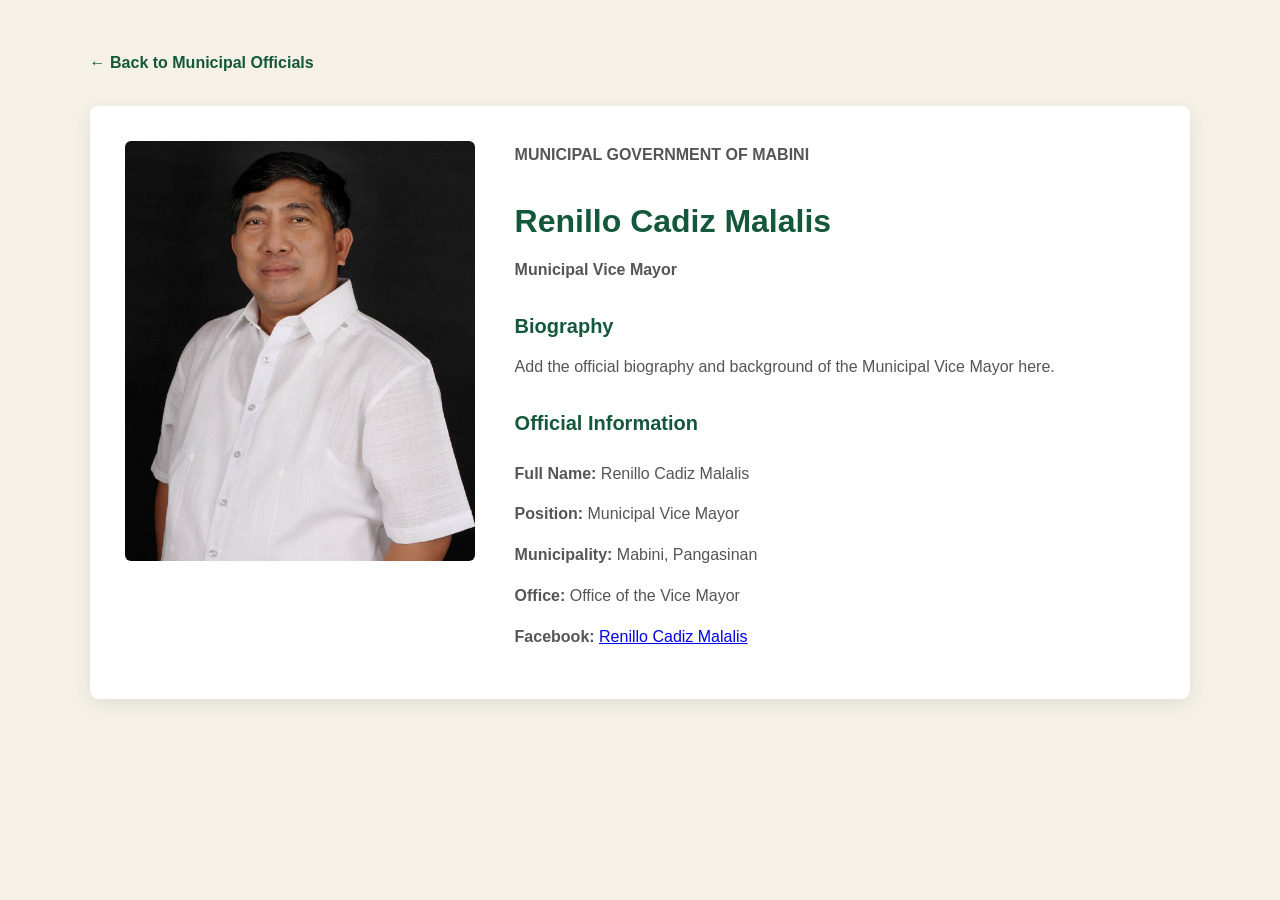
<file: vice-mayor.html>
<!DOCTYPE html>
<html lang="en">
<head>
    <meta charset="UTF-8">
    <meta name="viewport" content="width=device-width, initial-scale=1.0">

    <title>Municipal Vice Mayor | Mabini, Pangasinan</title>

    <link rel="stylesheet" href="style.css">

    <style>
        .profile-page {
            min-height: 100vh;
            padding: 50px 7%;
        }

        .back-button {
            display: inline-block;
            margin-bottom: 30px;
            color: #14583b;
            text-decoration: none;
            font-weight: bold;
        }

        .profile-container {
            display: grid;
            grid-template-columns: 350px 1fr;
            gap: 40px;
            align-items: start;
            background: white;
            padding: 35px;
            border-radius: 8px;
            box-shadow: 0 5px 18px rgba(20,50,35,.09);
        }

        .profile-image img {
            width: 100%;
            height: 420px;
            object-fit: cover;
            object-position: center top;
            border-radius: 6px;
        }

        .profile-info h1 {
            color: #14583b;
            font-size: 32px;
            margin-bottom: 8px;
        }

        .profile-position {
            color: #a18442;
            font-weight: bold;
            margin-bottom: 25px;
        }

        .profile-info h2 {
            color: #14583b;
            font-size: 20px;
            margin: 25px 0 10px;
        }

        .profile-info p {
            color: #555;
            line-height: 1.8;
        }

        .profile-details {
            margin-top: 20px;
        }

        .profile-details p {
            margin-bottom: 12px;
        }

        @media (max-width: 700px) {
            .profile-page {
                padding: 25px 16px;
            }

            .profile-container {
                grid-template-columns: 1fr;
                gap: 25px;
                padding: 20px;
            }

            .profile-image img {
                height: 350px;
            }

            .profile-info h1 {
                font-size: 26px;
            }
        }
    </style>
</head>

<body>

    <main class="profile-page">

        <a href="officials.html" class="back-button">
            ← Back to Municipal Officials
        </a>

        <div class="profile-container">

            <div class="profile-image">
                <img src="images/ViceMayor.jpg"
                     alt="Municipal Vice Mayor of Mabini">
            </div>

            <div class="profile-info">

                <p class="profile-position">
                    MUNICIPAL GOVERNMENT OF MABINI
                </p>

                <h1>Renillo Cadiz Malalis</h1>

                <p class="profile-position">
                    Municipal Vice Mayor
                </p>

                <h2>Biography</h2>

                <p>
                    Add the official biography and background
                    of the Municipal Vice Mayor here.
                </p>

                <h2>Official Information</h2>

                <div class="profile-details">
                    <p><strong>Full Name:</strong> Renillo Cadiz Malalis</p>
                    <p><strong>Position:</strong> Municipal Vice Mayor</p>
                    <p><strong>Municipality:</strong> Mabini, Pangasinan</p>
                    <p><strong>Office:</strong> Office of the Vice Mayor</p>
                    <p><strong>Facebook:</strong> <a href="https://www.facebook.com/mmgm.mabini" target="_blank">Renillo Cadiz Malalis</a></p>
                </div>

            </div>

        </div>

    </main>

</body>
</html>
</file>
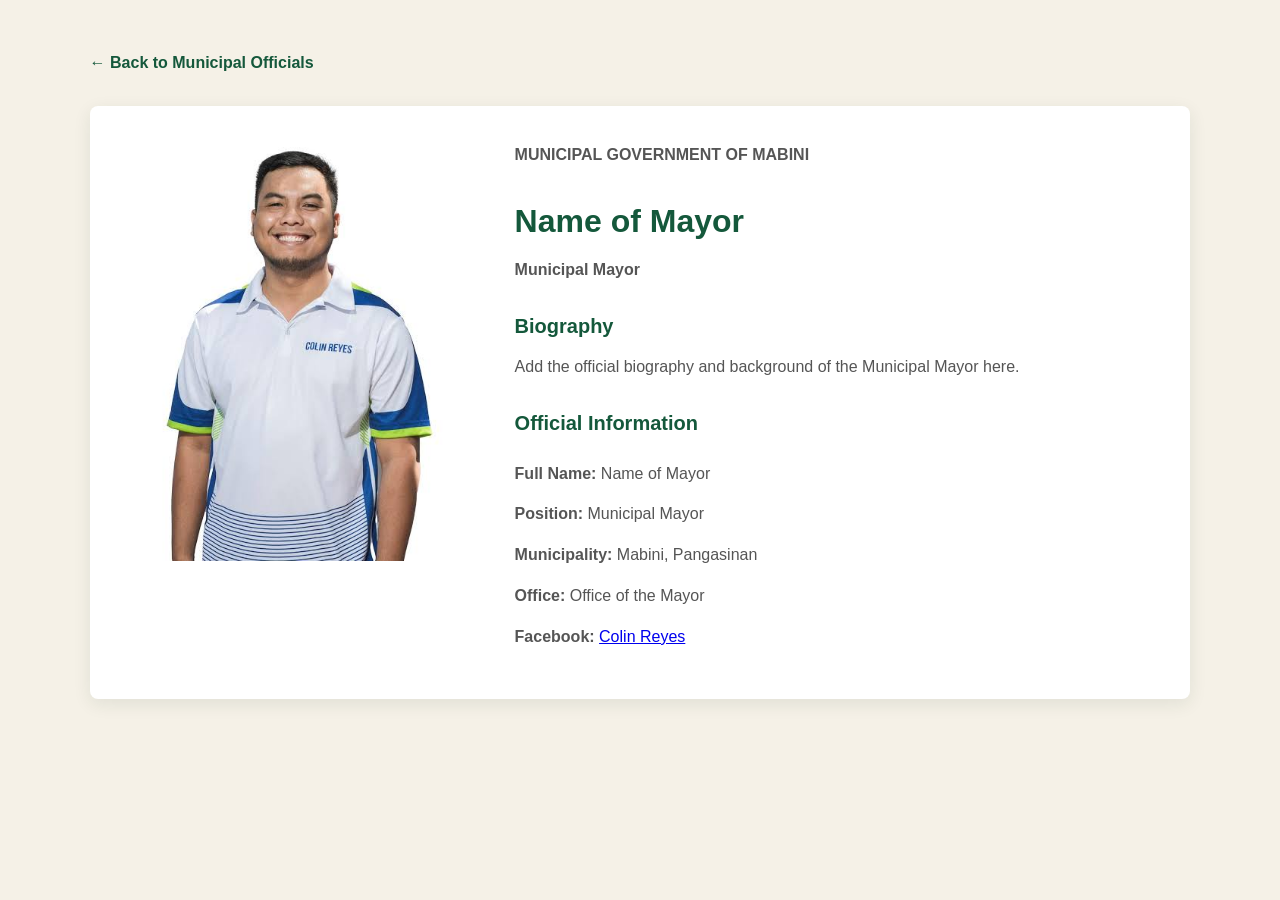
<file: mabini_municipality_website/mayor.html>
<!DOCTYPE html>
<html lang="en">
<head>
    <meta charset="UTF-8">
    <meta name="viewport" content="width=device-width, initial-scale=1.0">

    <title>Municipal Mayor | Mabini, Pangasinan</title>

    <link rel="stylesheet" href="style.css">

    <style>
        .profile-page {
            min-height: 100vh;
            padding: 50px 7%;
        }

        .back-button {
            display: inline-block;
            margin-bottom: 30px;
            color: #14583b;
            text-decoration: none;
            font-weight: bold;
        }

        .profile-container {
            display: grid;
            grid-template-columns: 350px 1fr;
            gap: 40px;
            align-items: start;
            background: white;
            padding: 35px;
            border-radius: 8px;
            box-shadow: 0 5px 18px rgba(20,50,35,.09);
        }

        .profile-image img {
            width: 100%;
            height: 420px;
            object-fit: cover;
            object-position: center top;
            border-radius: 6px;
        }

        .profile-info h1 {
            color: #14583b;
            font-size: 32px;
            margin-bottom: 8px;
        }

        .profile-position {
            color: #a18442;
            font-weight: bold;
            margin-bottom: 25px;
        }

        .profile-info h2 {
            color: #14583b;
            font-size: 20px;
            margin: 25px 0 10px;
        }

        .profile-info p {
            color: #555;
            line-height: 1.8;
        }

        .profile-details {
            margin-top: 20px;
        }

        .profile-details p {
            margin-bottom: 12px;
        }

        @media (max-width: 700px) {
            .profile-page {
                padding: 25px 16px;
            }

            .profile-container {
                grid-template-columns: 1fr;
                gap: 25px;
                padding: 20px;
            }

            .profile-image img {
                height: 350px;
            }

            .profile-info h1 {
                font-size: 26px;
            }
        }
    </style>
</head>

<body>

    <main class="profile-page">

        <a href="officials.html" class="back-button">
            ← Back to Municipal Officials
        </a>

        <div class="profile-container">

            <div class="profile-image">
                <img src="images/Mayor.jpg"
                     alt="Municipal Mayor of Mabini">
            </div>

            <div class="profile-info">

                <p class="profile-position">
                    MUNICIPAL GOVERNMENT OF MABINI
                </p>

                <h1>Name of Mayor</h1>

                <p class="profile-position">
                    Municipal Mayor
                </p>

                <h2>Biography</h2>

                <p>
                    Add the official biography and background
                    of the Municipal Mayor here.
                </p>

                <h2>Official Information</h2>

                <div class="profile-details">
                    <p><strong>Full Name:</strong> Name of Mayor</p>
                    <p><strong>Position:</strong> Municipal Mayor</p>
                    <p><strong>Municipality:</strong> Mabini, Pangasinan</p>
                    <p><strong>Office:</strong> Office of the Mayor</p>
                    <p><strong>Facebook:</strong> <a href="https://www.facebook.com/colin.reyes3" target="_blank">Colin Reyes</a></p>
                </div>

            </div>

        </div>

    </main>

</body>
</html>
</file>
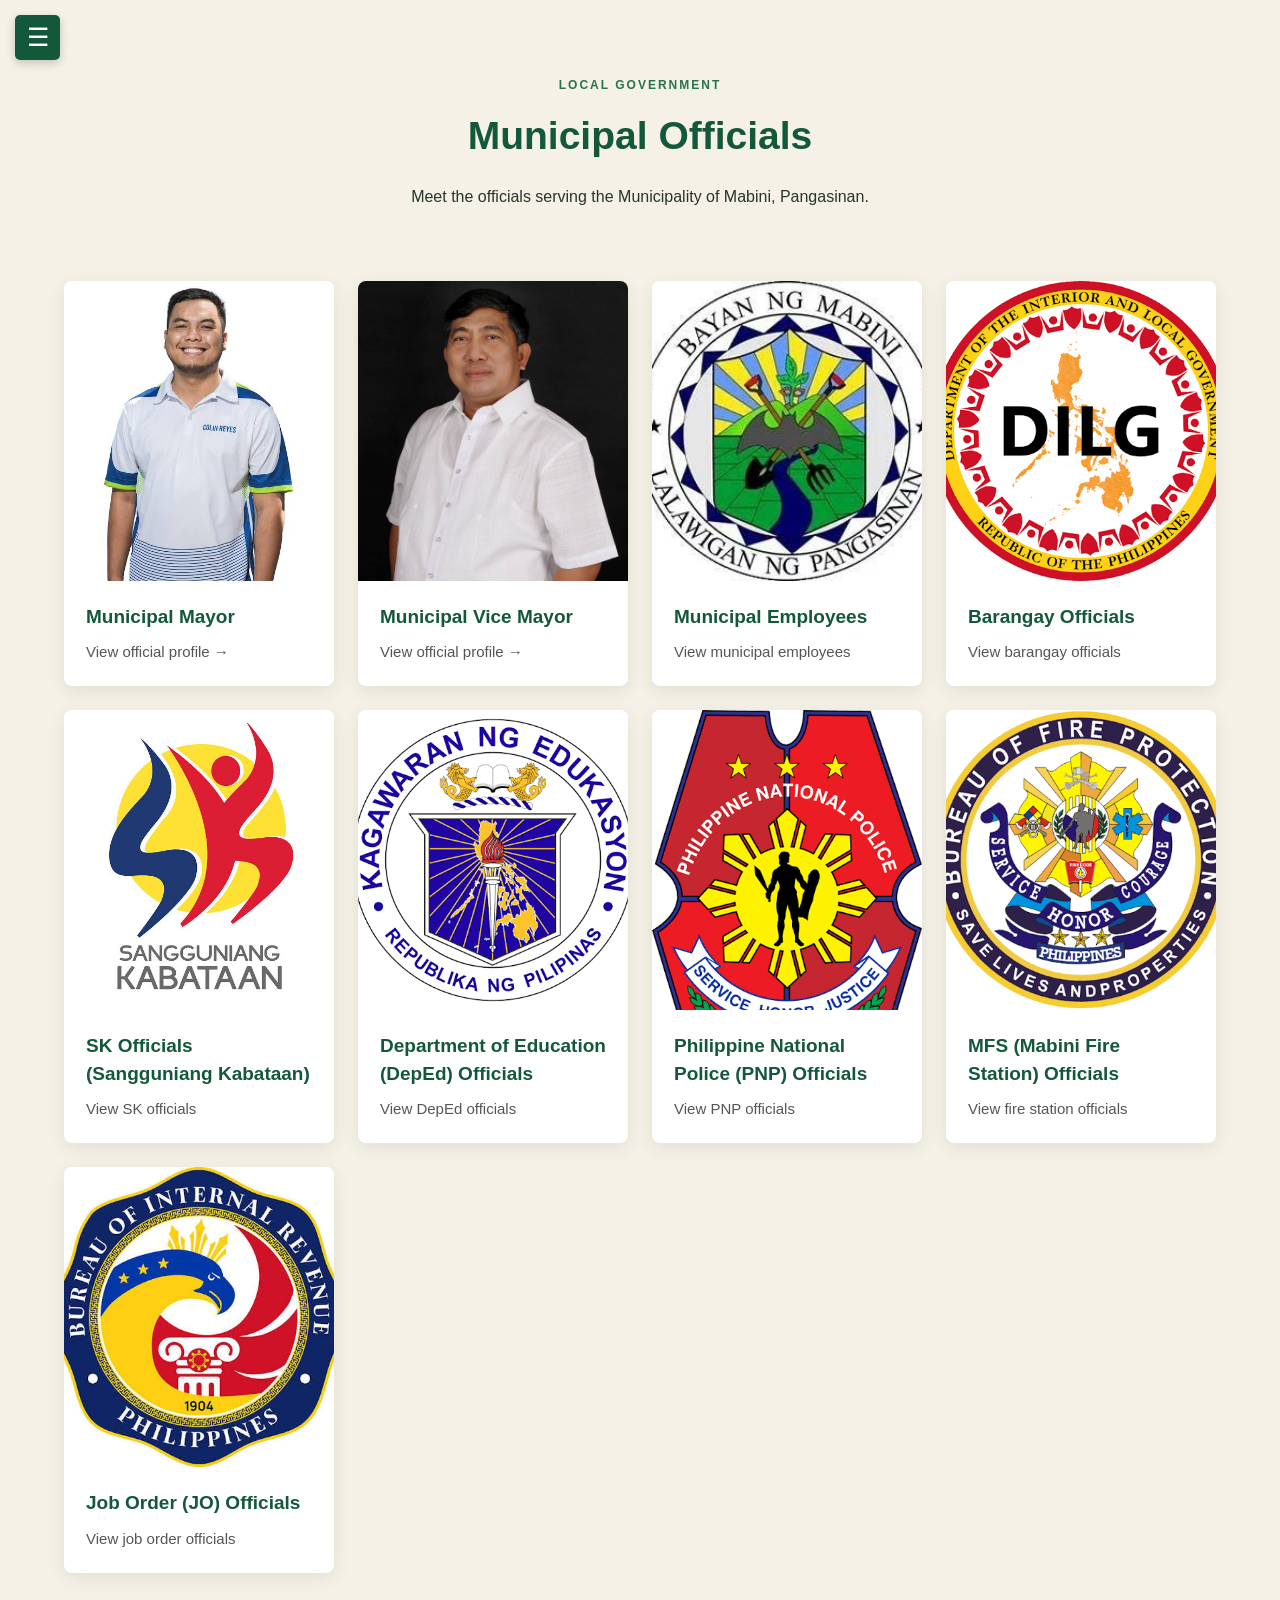
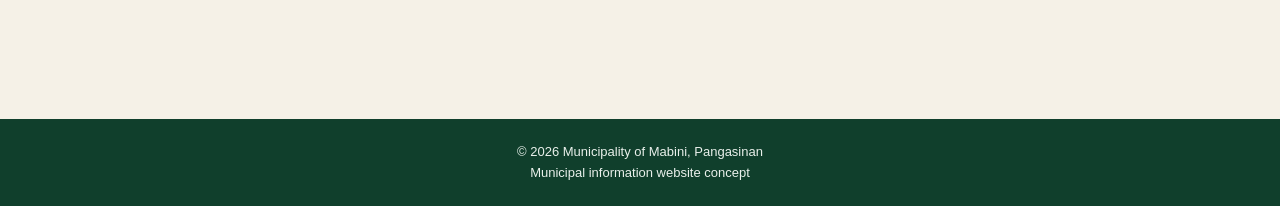
<file: mabini_municipality_website/officials.html>
<!DOCTYPE html>
<html lang="en">
<head>
    <meta charset="UTF-8">
    <meta name="viewport" content="width=device-width, initial-scale=1.0">
    <title>Municipal Officials | Mabini, Pangasinan</title>
    <link rel="stylesheet" href="style.css">
</head>
<body>

<!-- INDEX BUTTON -->
<button class="index-toggle" id="indexToggle"
        aria-label="Open navigation menu"
        aria-expanded="false"
        aria-controls="sidebar">
    <span class="menu-icon">☰</span>
</button>

<!-- SIDEBAR -->
<aside class="sidebar" id="sidebar" aria-hidden="true">

    <header class="site-header">
        <img src="images/mabini-seal.jpg"
             alt="Mabini Seal" class="seal">

        <div>
            <h1>Municipality of Mabini</h1>
            <p>Province of Pangasinan, Philippines</p>
        </div>
    </header>

    <div class="nav-label">INDEX</div>

    <nav class="side-nav">
        <a href="index.html#home"><span>01</span> Home</a>
        <a href="index.html#about"><span>02</span> About Mabini</a>
        <a href="index.html#news"><span>03</span> News & Events</a>
        <a href="index.html#places"><span>04</span> Featured Places</a>
        <a href="procurement.html"><span>05</span> Procurement Plan/Awards</a>
        <a href="officials.html"><span>06</span> Officials</a>
        <a href="index.html#services"><span>07</span> Services</a>
        <a href="index.html#contact"><span>08</span> Contact</a>
    </nav>

</aside>

<!-- OVERLAY -->
<div class="sidebar-overlay" id="sidebarOverlay"></div>

<!-- MAIN CONTENT -->
<div class="page-content">

    <main>

        <section class="section">

            <div class="section-heading">
                <p class="eyebrow green">LOCAL GOVERNMENT</p>
                <h2>Municipal Officials</h2>
                <p>
                    Meet the officials serving the Municipality
                    of Mabini, Pangasinan.
                </p>
            </div>

            <div class="cards">

                <div class="cards">

    <a href="mayor.html" class="card member-card">
    <img src="images/Mayor.jpg" alt="Municipal Mayor">
    <div class="card-body">
        <h3>Municipal Mayor</h3>
        <p>View official profile →</p>
    </div>
</a>

<a href="vice-mayor.html" class="card member-card">
    <img src="images/ViceMayor.jpg" alt="Municipal Vice Mayor">
    <div class="card-body">
        <h3>Municipal Vice Mayor</h3>
        <p>View official profile →</p>
    </div>
</a>

    <a href="members.html?group=Municipal%20Employees" class="card member-card">
        <img src="images/mabini-seal.jpg" alt="Municipal Employee">
        <div class="card-body">
            <h3>Municipal Employees</h3>
            <p>View municipal employees</p>
        </div>
    </a>

    <a href="members.html?group=Barangay%20Officials" class="card member-card">
        <img src="images/barangay.png" alt="Barangay Officials">
        <div class="card-body">
            <h3>Barangay Officials</h3>
            <p>View barangay officials</p>
        </div>
    </a>

    <a href="members.html?group=SK%20Officials" class="card member-card">
        <img src="images/SK.jpg" alt="SK Officials">
        <div class="card-body">
            <h3>SK Officials (Sangguniang Kabataan)</h3>
            <p>View SK officials</p>
        </div>
    </a>

    <a href="members.html?group=DepEd%20Officials" class="card member-card">
        <img src="images/deped.png" alt="DepEd Officials">
        <div class="card-body">
            <h3>Department of Education (DepEd) Officials</h3>
            <p>View DepEd officials</p>
        </div>
    </a>

    <a href="members.html?group=PNP%20Officials" class="card member-card">
        <img src="images/pnp.png" alt="PNP Officials">
        <div class="card-body">
            <h3>Philippine National Police (PNP) Officials</h3>
            <p>View PNP officials</p>
        </div>
    </a>

    <a href="members.html?group=Mabini%20Fire%20Station" class="card member-card">
        <img src="images/mbp.png" alt="Mabini Fire Station">
        <div class="card-body">
            <h3>MFS (Mabini Fire Station) Officials</h3>
            <p>View fire station officials</p>
        </div>
    </a>

    <a href="members.html?group=Job%20Order" class="card member-card">
        <img src="images/jo.jpg" alt="Job Order Officials">
        <div class="card-body">
            <h3>Job Order (JO) Officials</h3>
            <p>View job order officials</p>
        </div>
    </a>

</div>

        </section>

    </main>

    <footer>
        <p>© 2026 Municipality of Mabini, Pangasinan</p>
        <p>Municipal information website concept</p>
    </footer>

</div>

<script src="script.js"></script>

</body>
</html>
</file>
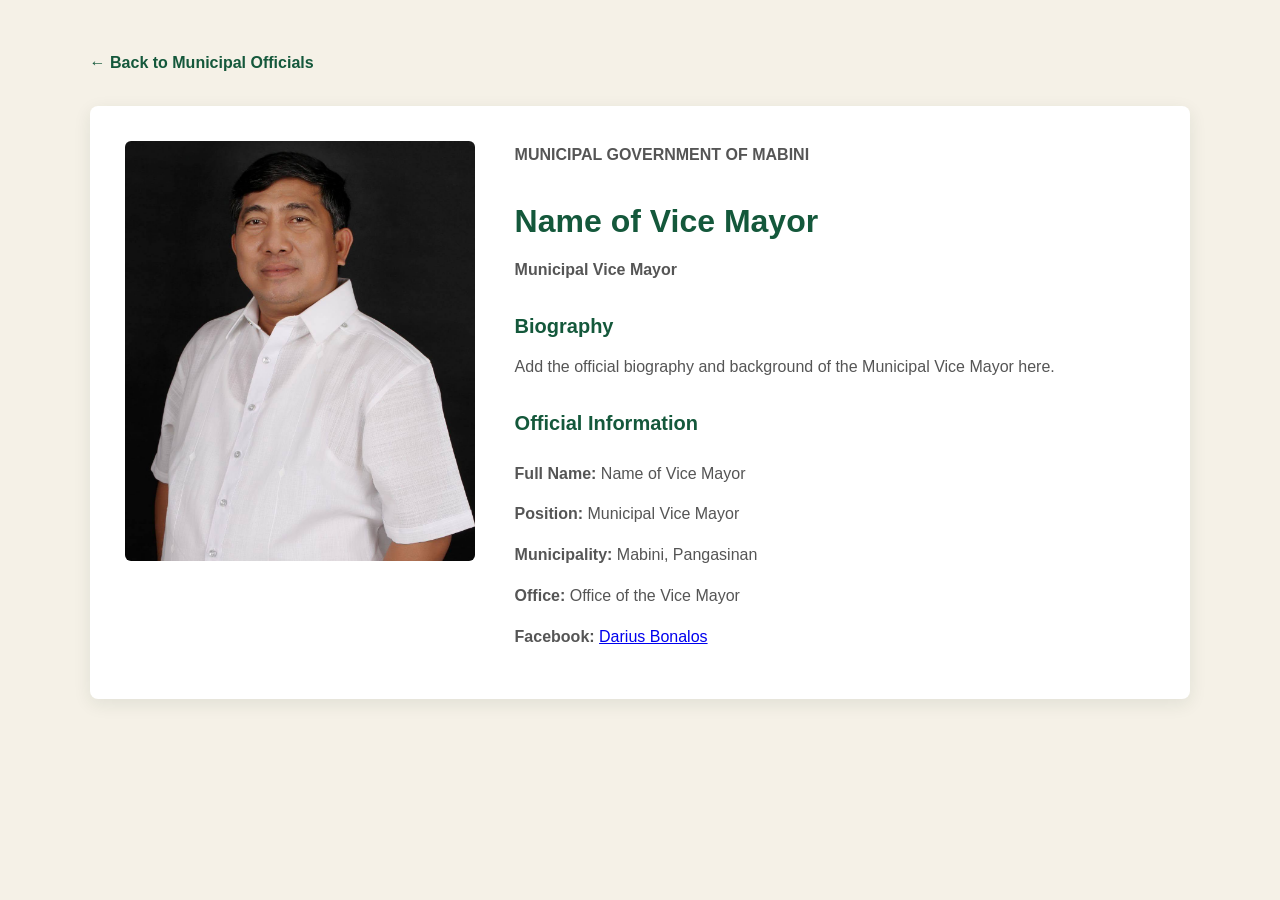
<file: mabini_municipality_website/vice-mayor.html>
<!DOCTYPE html>
<html lang="en">
<head>
    <meta charset="UTF-8">
    <meta name="viewport" content="width=device-width, initial-scale=1.0">

    <title>Municipal Vice Mayor | Mabini, Pangasinan</title>

    <link rel="stylesheet" href="style.css">

    <style>
        .profile-page {
            min-height: 100vh;
            padding: 50px 7%;
        }

        .back-button {
            display: inline-block;
            margin-bottom: 30px;
            color: #14583b;
            text-decoration: none;
            font-weight: bold;
        }

        .profile-container {
            display: grid;
            grid-template-columns: 350px 1fr;
            gap: 40px;
            align-items: start;
            background: white;
            padding: 35px;
            border-radius: 8px;
            box-shadow: 0 5px 18px rgba(20,50,35,.09);
        }

        .profile-image img {
            width: 100%;
            height: 420px;
            object-fit: cover;
            object-position: center top;
            border-radius: 6px;
        }

        .profile-info h1 {
            color: #14583b;
            font-size: 32px;
            margin-bottom: 8px;
        }

        .profile-position {
            color: #a18442;
            font-weight: bold;
            margin-bottom: 25px;
        }

        .profile-info h2 {
            color: #14583b;
            font-size: 20px;
            margin: 25px 0 10px;
        }

        .profile-info p {
            color: #555;
            line-height: 1.8;
        }

        .profile-details {
            margin-top: 20px;
        }

        .profile-details p {
            margin-bottom: 12px;
        }

        @media (max-width: 700px) {
            .profile-page {
                padding: 25px 16px;
            }

            .profile-container {
                grid-template-columns: 1fr;
                gap: 25px;
                padding: 20px;
            }

            .profile-image img {
                height: 350px;
            }

            .profile-info h1 {
                font-size: 26px;
            }
        }
    </style>
</head>

<body>

    <main class="profile-page">

        <a href="officials.html" class="back-button">
            ← Back to Municipal Officials
        </a>

        <div class="profile-container">

            <div class="profile-image">
                <img src="images/ViceMayor.jpg"
                     alt="Municipal Vice Mayor of Mabini">
            </div>

            <div class="profile-info">

                <p class="profile-position">
                    MUNICIPAL GOVERNMENT OF MABINI
                </p>

                <h1>Name of Vice Mayor</h1>

                <p class="profile-position">
                    Municipal Vice Mayor
                </p>

                <h2>Biography</h2>

                <p>
                    Add the official biography and background
                    of the Municipal Vice Mayor here.
                </p>

                <h2>Official Information</h2>

                <div class="profile-details">
                    <p><strong>Full Name:</strong> Name of Vice Mayor</p>
                    <p><strong>Position:</strong> Municipal Vice Mayor</p>
                    <p><strong>Municipality:</strong> Mabini, Pangasinan</p>
                    <p><strong>Office:</strong> Office of the Vice Mayor</p>
                    <p><strong>Facebook:</strong> <a href="https://www.facebook.com/darius.bonalos" target="_blank">Darius Bonalos</a></p>
                </div>

            </div>

        </div>

    </main>

</body>
</html>
</file>
<file: style.css>
* {
    box-sizing: border-box;
    margin: 0;
    padding: 0;
}

html {
    scroll-behavior: smooth;
}

body {
    font-family: Arial, Helvetica, sans-serif;
    color: #26352e;
    line-height: 1.65;
    background: #f5f1e7;
}

/* SIDEBAR */

.sidebar {
    position: fixed;
    top: 0;
    left: 0;
    width: 260px;
    height: 100vh;
    background: #f5f1e7;
    border-right: 1px solid #c9c3b6;
    padding: 85px 22px 25px;
    overflow-y: auto;
    z-index: 1001;

    transform: translateX(-100%);
    visibility: hidden;
    transition: transform 0.35s ease, visibility 0.35s ease;
    box-shadow: 5px 0 20px rgba(0,0,0,.12);
}

.sidebar.active {
    transform: translateX(0);
    visibility: visible;
}

.site-header {
    display: flex;
    flex-direction: column;
    align-items: center;
    text-align: center;
    padding: 25px 0;
    border-bottom: 2px solid #292d29;
    gap: 12px;
    background: transparent;
}

.seal {
    width: 90px;
    height: 90px;
    object-fit: contain;
}

.site-header h1 {
    font-family: Georgia, serif;
    font-size: 20px;
    color: #173e30;
    line-height: 1.2;
}

.site-header p {
    font-size: 11px;
    color: #777;
}

.nav-label {
    margin-top: 40px;
    margin-bottom: 15px;
    font-size: 10px;
    letter-spacing: 3px;
    font-weight: bold;
    color: #777;
}

.side-nav {
    display: flex;
    flex-direction: column;
    gap: 0;
    background: transparent;
    padding: 0;
    position: static;
}

.side-nav a {
    display: flex;
    align-items: center;
    gap: 18px;
    padding: 15px 8px;
    text-decoration: none;
    color: #41413d;
    font-size: 13px;
    font-weight: 700;
    border-bottom: 1px solid #d4cec2;
    transition: 0.3s;
}

.side-nav a span {
    font-size: 10px;
    letter-spacing: 1px;
    color: #a74b32;
}

.side-nav a:hover {
    background: #e8e2d5;
    padding-left: 15px;
    color: #14583b;
}

/* MAIN CONTENT */

.page-content {
    margin-left: 0;
    width: 100%;
    min-height: 100vh;
    transition: margin-left 0.35s ease, width 0.35s ease;
}

.page-content section {
    scroll-margin-top: 20px;
}

/* HERO */

.hero {
    height: min(620px, 68vw);
    min-height: 390px;
    position: relative;
    display: grid;
    place-items: center;
    text-align: center;
    color: white;
    overflow: hidden;
}

.hero > img {
    position: absolute;
    width: 100%;
    height: 100%;
    object-fit: cover;
    object-position: center 55%;
}

.hero-shade {
    position: absolute;
    inset: 0;
    background: linear-gradient(
        90deg,
        rgba(0,0,0,.58),
        rgba(0,0,0,.18)
    );
}

.hero-copy {
    position: relative;
    z-index: 1;
    padding: 24px;
    max-width: 850px;
}

.hero h2 {
    font-size: clamp(36px, 6vw, 68px);
    line-height: 1.12;
    margin: 10px 0;
}

.hero-copy > p:not(.eyebrow) {
    font-size: clamp(15px, 2vw, 19px);
}

.eyebrow {
    font-size: 12px;
    font-weight: 800;
    letter-spacing: 2px;
}

.green {
    color: #27734e;
}

.button {
    display: inline-block;
    margin-top: 22px;
    padding: 12px 24px;
    background: #d9b34e;
    color: #20372b;
    text-decoration: none;
    font-weight: 700;
    border-radius: 3px;
}

/* SECTIONS */

.section {
    padding: 76px 9%;
}

.about {
    display: grid;
    grid-template-columns: 1.05fr 1fr;
    gap: 55px;
    align-items: center;
}

.about-photo img {
    width: 100%;
    height: 350px;
    object-fit: cover;
    border-radius: 5px;
}

.about-copy h2,
.section-heading h2,
.contact h2 {
    font-size: clamp(28px, 4vw, 39px);
    color: #14583b;
    margin: 8px 0 16px;
}

.about-copy p {
    margin-bottom: 12px;
}

.note {
    font-size: 13px;
    color: #748078;
}

.pale {
    background: #f3f6f2;
}

.section-heading {
    text-align: center;
    margin-bottom: 32px;
}

/* FEATURED PLACES */

.cards {
    display: grid;
    grid-template-columns: repeat(3, minmax(0, 1fr));
    gap: 24px;
    align-items: stretch;
}

.card {
    display: flex;
    flex-direction: column;
    height: 100%;
    background: white;
    border-radius: 5px;
    overflow: hidden;
    box-shadow: 0 5px 18px rgba(20,50,35,.09);
    text-decoration: none;
    color: inherit;
}

.card img {
    width: 100%;
    height: 280px;
    object-fit: cover;
    object-position: center top;
    display: block;
}

.card-body {
    flex: 1;
    padding: 20px;
}

.card h3 {
    color: #14583b;
    margin-bottom: 8px;
}

.card p {
    color: #555;
}

.member-card {
    cursor: pointer;
    transition: transform 0.3s ease, box-shadow 0.3s ease;
}

.member-card:hover {
    transform: translateY(-5px);
    box-shadow: 0 8px 20px rgba(0,0,0,.15);
}

/* SERVICES */

.service-grid {
    display: grid;
    grid-template-columns: repeat(3, 1fr);
    gap: 20px;
}

.service {
    padding: 25px;
    border: 1px solid #e0e9e1;
    border-top: 4px solid #27734e;
}

.service span {
    font-size: 13px;
    color: #b18b2e;
    font-weight: 800;
}

.service h3 {
    color: #14583b;
    margin: 8px 0;
}

.centered {
    text-align: center;
    margin-top: 24px;
}

/* NEWS */

.news-feature {
    display: grid;
    grid-template-columns: 1.1fr 1fr;
    gap: 30px;
    align-items: center;
    background: white;
    padding: 20px;
    border-radius: 5px;
}

.news-feature img {
    width: 100%;
    height: 300px;
    object-fit: cover;
}

/* EMERGENCY HOTLINES */

.contact {
    background: #f3f6f2;
    padding: 70px 9%;
}

.contact .section-heading h2 {
    color: #14583b;
}

.contact .section-heading > p:last-child {
    color: #555;
}

.hotline-grid {
    display: grid;
    grid-template-columns: repeat(3, 1fr);
    gap: 22px;
    margin-top: 35px;
}

.hotline-card {
    background: white;
    padding: 25px;
    border-radius: 8px;
    border-left: 5px solid #14583b;
    box-shadow: 0 4px 12px rgba(0,0,0,.08);
    transition: 0.3s;
}

.hotline-card:hover {
    transform: translateY(-5px);
}

.hotline-card h3 {
    color: #14583b;
    font-size: 18px;
    margin-bottom: 12px;
}

.hotline-card a {
    display: block;
    color: #c0392b;
    font-size: 17px;
    font-weight: bold;
    text-decoration: none;
    margin: 7px 0;
}

.hotline-card a:hover {
    text-decoration: underline;
}

.hotline-card p {
    color: #666;
    font-size: 13px;
    margin-top: 10px;
}

/* FOOTER */

footer {
    text-align: center;
    background: #103f2c;
    color: #e9f0eb;
    padding: 22px;
    font-size: 13px;
}

/* INDEX BUTTON */


/* HAMBURGER MENU BUTTON */

.index-toggle {
    display: flex;
    position: fixed;
    top: 15px;
    left: 15px;
    z-index: 1003;

    width: 45px;
    height: 45px;

    align-items: center;
    justify-content: center;

    background: #14583b;
    color: white;
    border: none;
    border-radius: 5px;

    padding: 0;

    cursor: pointer;
    font-size: 25px;

    box-shadow: 0 3px 10px rgba(0,0,0,.2);
    transition: left 0.35s ease, background 0.3s;
}

.index-toggle:hover {
    background: #24734b;
}

.menu-icon {
    font-size: 25px;
    line-height: 1;
}


/* SIDEBAR OVERLAY */

.sidebar-overlay {
    position: fixed;
    inset: 0;
    background: rgba(0,0,0,.5);
    z-index: 1000;

    opacity: 0;
    visibility: hidden;
    transition: opacity 0.3s ease, visibility 0.3s ease;
}

.sidebar-overlay.active {
    opacity: 1;
    visibility: visible;
}

/* DESKTOP SIDEBAR PUSH EFFECT */

@media (min-width: 701px) {

    .page-content.sidebar-open {
        margin-left: 260px;
        width: calc(100% - 260px);
    }

    .index-toggle.sidebar-open {
        left: 275px;
    }

    .sidebar-overlay {
        display: none;
    }
}

/* RESPONSIVE DESIGN */

@media (max-width: 900px) {

    .hotline-grid {
        grid-template-columns: repeat(2, 1fr);
    }
}

@media (max-width: 700px) {

    .sidebar {
        width: 260px;
        max-width: 85vw;
        padding: 85px 22px 25px;
    }

    .index-toggle {
        left: 15px;
    }

    .index-toggle.sidebar-open {
        left: 15px;
    }

    .site-header {
        padding: 15px 0;
    }

    .seal {
        width: 65px;
        height: 65px;
    }

    .site-header h1 {
        font-size: 16px;
    }

    .side-nav a {
        font-size: 11px;
        gap: 10px;
        padding: 13px 5px;
    }

    .page-content.sidebar-open {
        margin-left: 0;
        width: 100%;
    }

    .hero,
    .hero > img {
        height: 450px;
        min-height: 450px;
    }

    .about,
    .news-feature {
        grid-template-columns: 1fr;
    }

    .about {
        gap: 25px;
    }

    .cards,
    .service-grid,
    .hotline-grid {
        grid-template-columns: 1fr;
    }

    .section {
        padding: 50px 6%;
    }

    .about-photo img {
        height: 260px;
    }

    .news-feature img {
        height: 230px;
    }
}

body {
    background: #f5f1e7;
}

/* MEMBERS PAGE */

.members-page {
    min-height: 100vh;
    padding: 40px;
}

.members-header {
    margin-bottom: 30px;
}

.back-button {
    display: inline-block;
    text-decoration: none;
    color: #14583b;
    font-weight: bold;
    margin-bottom: 20px;
}

.members-header h1 {
    color: #14583b;
    font-family: Georgia, serif;
    font-size: 35px;
}

.members-header p {
    color: #777;
}

.members-container {
    background: white;
    padding: 25px;
    border-radius: 8px;
    box-shadow: 0 5px 18px rgba(20, 50, 35, .08);
}

/* DEPARTMENT HEADER */

.department-header {
    background: #14583b;
    color: white;
    padding: 20px;
    border-radius: 5px;
    margin-bottom: 25px;
}

.department-header h2 {
    font-size: 20px;
    margin: 0;
}

/* TOOLBAR */

.member-toolbar {
    display: flex;
    justify-content: space-between;
    align-items: center;
    gap: 15px;
    flex-wrap: wrap;
    margin-bottom: 20px;
}

.member-toolbar h3 {
    color: #14583b;
}

.toolbar-buttons {
    display: flex;
    gap: 10px;
}

.toolbar-buttons button {
    padding: 11px 16px;
    border: none;
    border-radius: 4px;
    cursor: pointer;
    font-weight: bold;
}

#addRowBtn {
    background: #e8e2d5;
    color: #26352e;
}

#saveBtn {
    background: #14583b;
    color: white;
}

/* TABLE */

.table-wrapper {
    width: 100%;
    overflow-x: auto;
}

#memberTable {
    width: 100%;
    border-collapse: collapse;
    background: white;
}

#memberTable th {
    background: #14583b;
    color: white;
    padding: 14px;
    text-align: left;
    font-size: 13px;
}

#memberTable td {
    border: 1px solid #d9d9d9;
    padding: 0;
}

#memberTable tbody tr:nth-child(even) {
    background: #f8f8f5;
}

#memberTable td input {
    width: 100%;
    border: none;
    outline: none;
    padding: 13px;
    background: transparent;
    font-family: Arial, sans-serif;
    font-size: 14px;
}

#memberTable td input:focus {
    background: #fffdf0;
    box-shadow: inset 0 0 0 2px #d9b34e;
}

/* SAVE STATUS */

.save-status {
    margin-top: 15px;
    font-size: 12px;
    color: #27734e;
}

/* MOBILE */

@media (max-width: 600px) {

    .members-page {
        padding: 20px 12px;
    }

    .members-header h1 {
        font-size: 27px;
    }

    .members-container {
        padding: 15px;
    }

    .member-toolbar {
        align-items: flex-start;
        flex-direction: column;
    }

    .toolbar-buttons {
        width: 100%;
    }

    .toolbar-buttons button {
        flex: 1;
    }

    #memberTable {
        min-width: 650px;
    }
}
/* Logos and seals: show the whole image instead of cropping it */
.card img.logo {
    object-fit: contain;
    object-position: center;
    padding: 20px;
    background: #fff;
}

/* Keep the 3-column grid on desktop, 2 on tablet, 1 on phone */
@media (max-width: 900px) and (min-width: 701px) {
    .cards {
        grid-template-columns: repeat(2, minmax(0, 1fr));
    }
}
</file>
<file: mabini_municipality_website/style.css>
* {
    box-sizing: border-box;
    margin: 0;
    padding: 0;
}

html {
    scroll-behavior: smooth;
}

body {
    font-family: Arial, Helvetica, sans-serif;
    color: #26352e;
    line-height: 1.65;
    background: #f5f1e7;
}

/* SIDEBAR */

.sidebar {
    position: fixed;
    top: 0;
    left: 0;
    width: 260px;
    height: 100vh;
    background: #f5f1e7;
    border-right: 1px solid #c9c3b6;
    padding: 85px 22px 25px;
    overflow-y: auto;
    z-index: 1001;

    transform: translateX(-100%);
    visibility: hidden;
    transition: transform 0.35s ease, visibility 0.35s ease;
    box-shadow: 5px 0 20px rgba(0,0,0,.12);
}

.sidebar.active {
    transform: translateX(0);
    visibility: visible;
}

.site-header {
    display: flex;
    flex-direction: column;
    align-items: center;
    text-align: center;
    padding: 25px 0;
    border-bottom: 2px solid #292d29;
    gap: 12px;
    background: transparent;
}

.seal {
    width: 90px;
    height: 90px;
    object-fit: contain;
}

.site-header h1 {
    font-family: Georgia, serif;
    font-size: 20px;
    color: #173e30;
    line-height: 1.2;
}

.site-header p {
    font-size: 11px;
    color: #777;
}

.nav-label {
    margin-top: 40px;
    margin-bottom: 15px;
    font-size: 10px;
    letter-spacing: 3px;
    font-weight: bold;
    color: #777;
}

.side-nav {
    display: flex;
    flex-direction: column;
    gap: 0;
    background: transparent;
    padding: 0;
    position: static;
}

.side-nav a {
    display: flex;
    align-items: center;
    gap: 18px;
    padding: 15px 8px;
    text-decoration: none;
    color: #41413d;
    font-size: 13px;
    font-weight: 700;
    border-bottom: 1px solid #d4cec2;
    transition: 0.3s;
}

.side-nav a span {
    font-size: 10px;
    letter-spacing: 1px;
    color: #a74b32;
}

.side-nav a:hover {
    background: #e8e2d5;
    padding-left: 15px;
    color: #14583b;
}

/* MAIN CONTENT */

.page-content {
    margin-left: 0;
    width: 100%;
    min-height: 100vh;
    transition: margin-left 0.35s ease, width 0.35s ease;
}

.page-content section {
    scroll-margin-top: 20px;
}

/* HERO */

.hero {
    height: min(620px, 68vw);
    min-height: 390px;
    position: relative;
    display: grid;
    place-items: center;
    text-align: center;
    color: white;
    overflow: hidden;
}

.hero > img {
    position: absolute;
    width: 100%;
    height: 100%;
    object-fit: cover;
    object-position: center 55%;
}

.hero-shade {
    position: absolute;
    inset: 0;
    background: linear-gradient(
        90deg,
        rgba(0,0,0,.58),
        rgba(0,0,0,.18)
    );
}

.hero-copy {
    position: relative;
    z-index: 1;
    padding: 24px;
    max-width: 850px;
}

.hero h2 {
    font-size: clamp(36px, 6vw, 68px);
    line-height: 1.12;
    margin: 10px 0;
}

.hero-copy > p:not(.eyebrow) {
    font-size: clamp(15px, 2vw, 19px);
}

.eyebrow {
    font-size: 12px;
    font-weight: 800;
    letter-spacing: 2px;
}

.green {
    color: #27734e;
}

.button {
    display: inline-block;
    margin-top: 22px;
    padding: 12px 24px;
    background: #d9b34e;
    color: #20372b;
    text-decoration: none;
    font-weight: 700;
    border-radius: 3px;
}

/* SECTIONS */

.section {
    padding: 76px 9%;
}

.about {
    display: grid;
    grid-template-columns: 1.05fr 1fr;
    gap: 55px;
    align-items: center;
}

.about-photo img {
    width: 100%;
    height: 350px;
    object-fit: cover;
    border-radius: 5px;
}

.about-copy h2,
.section-heading h2,
.contact h2 {
    font-size: clamp(28px, 4vw, 39px);
    color: #14583b;
    margin: 8px 0 16px;
}

.about-copy p {
    margin-bottom: 12px;
}

.note {
    font-size: 13px;
    color: #748078;
}

.pale {
    background: #f3f6f2;
}

.section-heading {
    text-align: center;
    margin-bottom: 32px;
}

/* FEATURED PLACES */

.cards {
    display: grid;
    grid-template-columns: repeat(3, minmax(0, 1fr));
    gap: 24px;
    align-items: stretch;
}

.card {
    display: flex;
    flex-direction: column;
    height: 100%;
    background: white;
    border-radius: 5px;
    overflow: hidden;
    box-shadow: 0 5px 18px rgba(20,50,35,.09);
    text-decoration: none;
    color: inherit;
}

.card img {
    width: 100%;
    height: 280px;
    object-fit: cover;
    object-position: center top;
    display: block;
}

.card-body {
    flex: 1;
    padding: 20px;
}

.card h3 {
    color: #14583b;
    margin-bottom: 8px;
}

.card p {
    color: #555;
}

.member-card {
    cursor: pointer;
    transition: transform 0.3s ease, box-shadow 0.3s ease;
}

.member-card:hover {
    transform: translateY(-5px);
    box-shadow: 0 8px 20px rgba(0,0,0,.15);
}

/* SERVICES */

.service-grid {
    display: grid;
    grid-template-columns: repeat(3, 1fr);
    gap: 20px;
}

.service {
    padding: 25px;
    border: 1px solid #e0e9e1;
    border-top: 4px solid #27734e;
}

.service span {
    font-size: 13px;
    color: #b18b2e;
    font-weight: 800;
}

.service h3 {
    color: #14583b;
    margin: 8px 0;
}

.centered {
    text-align: center;
    margin-top: 24px;
}

/* NEWS */

.news-feature {
    display: grid;
    grid-template-columns: 1.1fr 1fr;
    gap: 30px;
    align-items: center;
    background: white;
    padding: 20px;
    border-radius: 5px;
}

.news-feature img {
    width: 100%;
    height: 300px;
    object-fit: cover;
}

/* EMERGENCY HOTLINES */

.contact {
    background: #f3f6f2;
    padding: 70px 9%;
}

.contact .section-heading h2 {
    color: #14583b;
}

.contact .section-heading > p:last-child {
    color: #555;
}

.hotline-grid {
    display: grid;
    grid-template-columns: repeat(3, 1fr);
    gap: 22px;
    margin-top: 35px;
}

.hotline-card {
    background: white;
    padding: 25px;
    border-radius: 8px;
    border-left: 5px solid #14583b;
    box-shadow: 0 4px 12px rgba(0,0,0,.08);
    transition: 0.3s;
}

.hotline-card:hover {
    transform: translateY(-5px);
}

.hotline-card h3 {
    color: #14583b;
    font-size: 18px;
    margin-bottom: 12px;
}

.hotline-card a {
    display: block;
    color: #c0392b;
    font-size: 17px;
    font-weight: bold;
    text-decoration: none;
    margin: 7px 0;
}

.hotline-card a:hover {
    text-decoration: underline;
}

.hotline-card p {
    color: #666;
    font-size: 13px;
    margin-top: 10px;
}

/* FOOTER */

footer {
    text-align: center;
    background: #103f2c;
    color: #e9f0eb;
    padding: 22px;
    font-size: 13px;
}

/* INDEX BUTTON */


/* HAMBURGER MENU BUTTON */

.index-toggle {
    display: flex;
    position: fixed;
    top: 15px;
    left: 15px;
    z-index: 1003;

    width: 45px;
    height: 45px;

    align-items: center;
    justify-content: center;

    background: #14583b;
    color: white;
    border: none;
    border-radius: 5px;

    padding: 0;

    cursor: pointer;
    font-size: 25px;

    box-shadow: 0 3px 10px rgba(0,0,0,.2);
    transition: left 0.35s ease, background 0.3s;
}

.index-toggle:hover {
    background: #24734b;
}

.menu-icon {
    font-size: 25px;
    line-height: 1;
}


/* SIDEBAR OVERLAY */

.sidebar-overlay {
    position: fixed;
    inset: 0;
    background: rgba(0,0,0,.5);
    z-index: 1000;

    opacity: 0;
    visibility: hidden;
    transition: opacity 0.3s ease, visibility 0.3s ease;
}

.sidebar-overlay.active {
    opacity: 1;
    visibility: visible;
}

/* DESKTOP SIDEBAR PUSH EFFECT */

@media (min-width: 701px) {

    .page-content.sidebar-open {
        margin-left: 260px;
        width: calc(100% - 260px);
    }

    .index-toggle.sidebar-open {
        left: 275px;
    }

    .sidebar-overlay {
        display: none;
    }
}

/* RESPONSIVE DESIGN */

@media (max-width: 900px) {

    .hotline-grid {
        grid-template-columns: repeat(2, 1fr);
    }
}

@media (max-width: 700px) {

    .sidebar {
        width: 260px;
        max-width: 85vw;
        padding: 85px 22px 25px;
    }

    .index-toggle {
        left: 15px;
    }

    .index-toggle.sidebar-open {
        left: 15px;
    }

    .site-header {
        padding: 15px 0;
    }

    .seal {
        width: 65px;
        height: 65px;
    }

    .site-header h1 {
        font-size: 16px;
    }

    .side-nav a {
        font-size: 11px;
        gap: 10px;
        padding: 13px 5px;
    }

    .page-content.sidebar-open {
        margin-left: 0;
        width: 100%;
    }

    .hero,
    .hero > img {
        height: 450px;
        min-height: 450px;
    }

    .about,
    .news-feature {
        grid-template-columns: 1fr;
    }

    .about {
        gap: 25px;
    }

    .cards,
    .service-grid,
    .hotline-grid {
        grid-template-columns: 1fr;
    }

    .section {
        padding: 50px 6%;
    }

    .about-photo img {
        height: 260px;
    }

    .news-feature img {
        height: 230px;
    }
}

body {
    background: #f5f1e7;
}

.members-page {
    min-height: 100vh;
    padding: 40px;
}

.members-header {
    margin-bottom: 30px;
}

.back-button {
    display: inline-block;
    text-decoration: none;
    color: #14583b;
    font-weight: bold;
    margin-bottom: 20px;
}

.members-header h1 {
    color: #14583b;
    font-family: Georgia, serif;
    font-size: 35px;
}

.members-header p {
    color: #777;
}

.members-container {
    background: white;
    padding: 25px;
    border-radius: 8px;
    box-shadow: 0 5px 18px rgba(20, 50, 35, .08);
}

.spreadsheet-toolbar {
    display: flex;
    justify-content: space-between;
    align-items: center;
    gap: 15px;
    flex-wrap: wrap;
    margin-bottom: 20px;
}

.spreadsheet-toolbar h2 {
    color: #14583b;
}

.spreadsheet-toolbar p {
    font-size: 13px;
    color: #777;
}

.toolbar-buttons {
    display: flex;
    gap: 10px;
}

.toolbar-buttons button {
    padding: 11px 16px;
    border: none;
    border-radius: 4px;
    cursor: pointer;
    font-weight: bold;
}

#addRowBtn {
    background: #e8e2d5;
    color: #26352e;
}

#saveBtn {
    background: #14583b;
    color: white;
}

.table-wrapper {
    width: 100%;
    overflow-x: auto;
}

#memberTable {
    width: 100%;
    border-collapse: collapse;
    min-width: 700px;
    background: white;
}

#memberTable th {
    background: #14583b;
    color: white;
    padding: 13px;
    text-align: left;
    font-size: 13px;
}

#memberTable td {
    border: 1px solid #d9d9d9;
    padding: 0;
}

#memberTable tbody tr:nth-child(even) {
    background: #f8f8f5;
}

#memberTable td input {
    width: 100%;
    border: none;
    outline: none;
    padding: 12px;
    background: transparent;
    font-family: Arial, sans-serif;
    font-size: 14px;
}

#memberTable td input:focus {
    background: #fffdf0;
    box-shadow: inset 0 0 0 2px #d9b34e;
}

#memberTable td:first-child {
    text-align: center;
    width: 60px;
    padding: 10px;
    color: #777;
}

#memberTable td:last-child {
    text-align: center;
    width: 90px;
    padding: 5px;
}

.delete-row {
    background: #b54b3b;
    color: white;
    border: none;
    padding: 7px 10px;
    border-radius: 3px;
    cursor: pointer;
}

.save-status {
    margin-top: 15px;
    font-size: 12px;
    color: #27734e;
}

@media (max-width: 600px) {
    .members-page {
        padding: 20px 12px;
    }

    .members-header h1 {
        font-size: 27px;
    }

    .members-container {
        padding: 15px;
    }

    .spreadsheet-toolbar {
        align-items: flex-start;
        flex-direction: column;
    }

    .toolbar-buttons {
        width: 100%;
    }

    .toolbar-buttons button {
        flex: 1;
    }
}
@media (max-width: 900px) {
    .cards {
        grid-template-columns: repeat(2, minmax(0, 1fr));
    }
}

@media (max-width: 600px) {
    .cards {
        grid-template-columns: 1fr;
    }

    .card img {
        height: 260px;
    }
}
/* CLICKABLE OFFICIALS CARDS */

.member-card {
    display: flex;
    flex-direction: column;
    height: 100%;
    text-decoration: none;
    color: inherit;
    cursor: pointer;
    transition: transform 0.3s ease, box-shadow 0.3s ease;
}

.member-card .card-body {
    flex: 1;
}

.member-card:hover {
    transform: translateY(-5px);
    box-shadow: 0 8px 20px rgba(0, 0, 0, 0.15);
}

.member-card h3 {
    color: #14583b;
}

.member-card p {
    color: #555;
}
/* =========================================
   OFFICIALS GRID - FULL AVAILABLE WIDTH
========================================= */

.section:has(.cards) {
    width: 100%;
    max-width: none;
    padding-left: 5%;
    padding-right: 5%;
}

.section .cards {
    display: grid !important;
    grid-template-columns: repeat(auto-fit, minmax(260px, 1fr)) !important;
    gap: 24px;
    width: 100%;
    max-width: none !important;
    margin: 35px auto;
    align-items: stretch;
}

/* CARD */
.section .cards .card {
    display: flex;
    flex-direction: column;
    width: 100%;
    min-width: 0;
    height: 100%;
    background: #fff;
    border-radius: 8px;
    overflow: hidden;
    text-decoration: none;
    color: inherit;
    box-shadow: 0 5px 18px rgba(20, 50, 35, 0.09);
}

/* IMAGE */
.section .cards .card img {
    display: block;
    width: 100%;
    height: 300px;
    object-fit: cover;
    object-position: center top;
}

/* CARD CONTENT */
.section .cards .card-body {
    display: flex;
    flex-direction: column;
    flex: 1;
    padding: 22px;
}

.section .cards .card h3 {
    font-size: 19px;
    line-height: 1.45;
    margin-bottom: 10px;
    color: #14583b;
}

.section .cards .card p {
    font-size: 15px;
    line-height: 1.6;
    color: #555;
}

/* HOVER */
.section .cards .member-card {
    cursor: pointer;
    transition: transform 0.25s ease, box-shadow 0.25s ease;
}

.section .cards .member-card:hover {
    transform: translateY(-5px);
    box-shadow: 0 10px 24px rgba(20, 50, 35, 0.15);
}

/* MOBILE */
@media (max-width: 600px) {

    .section:has(.cards) {
        padding-left: 16px;
        padding-right: 16px;
    }

    .section .cards {
        grid-template-columns: minmax(0, 1fr) !important;
        gap: 20px;
        margin-top: 25px;
    }

    .section .cards .card img {
        height: 260px;
    }

    .section .cards .card-body {
        padding: 18px;
    }
}
</file>
